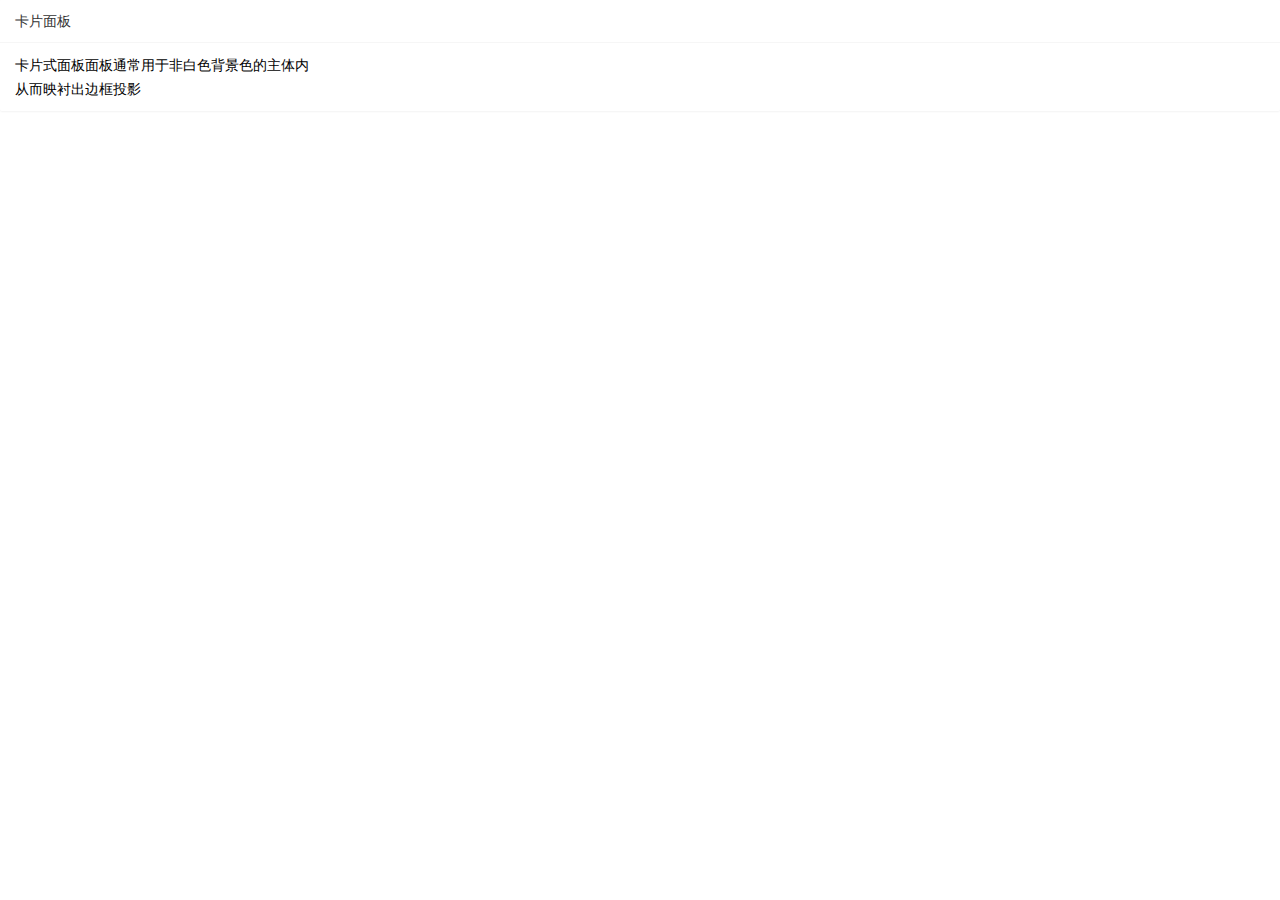
<file: jiben.html>
<!DOCTYPE html>
<html lang="en">

<head>
    <meta charset="UTF-8">
    <meta name="viewport" content="width=device-width, initial-scale=1.0">
    <title>Document</title>
    <link rel="stylesheet" href="/assets/lib/layui/css/layui.css">
</head>

<body>
    <div class="layui-card">
        <div class="layui-card-header">卡片面板</div>
        <div class="layui-card-body">
            卡片式面板面板通常用于非白色背景色的主体内<br> 从而映衬出边框投影
        </div>
    </div>
</body>
<script src="/assets/lib/jquery.js"></script>
<script src="/assets/lib/layui/layui.all.js"></script>

</html>
</file>
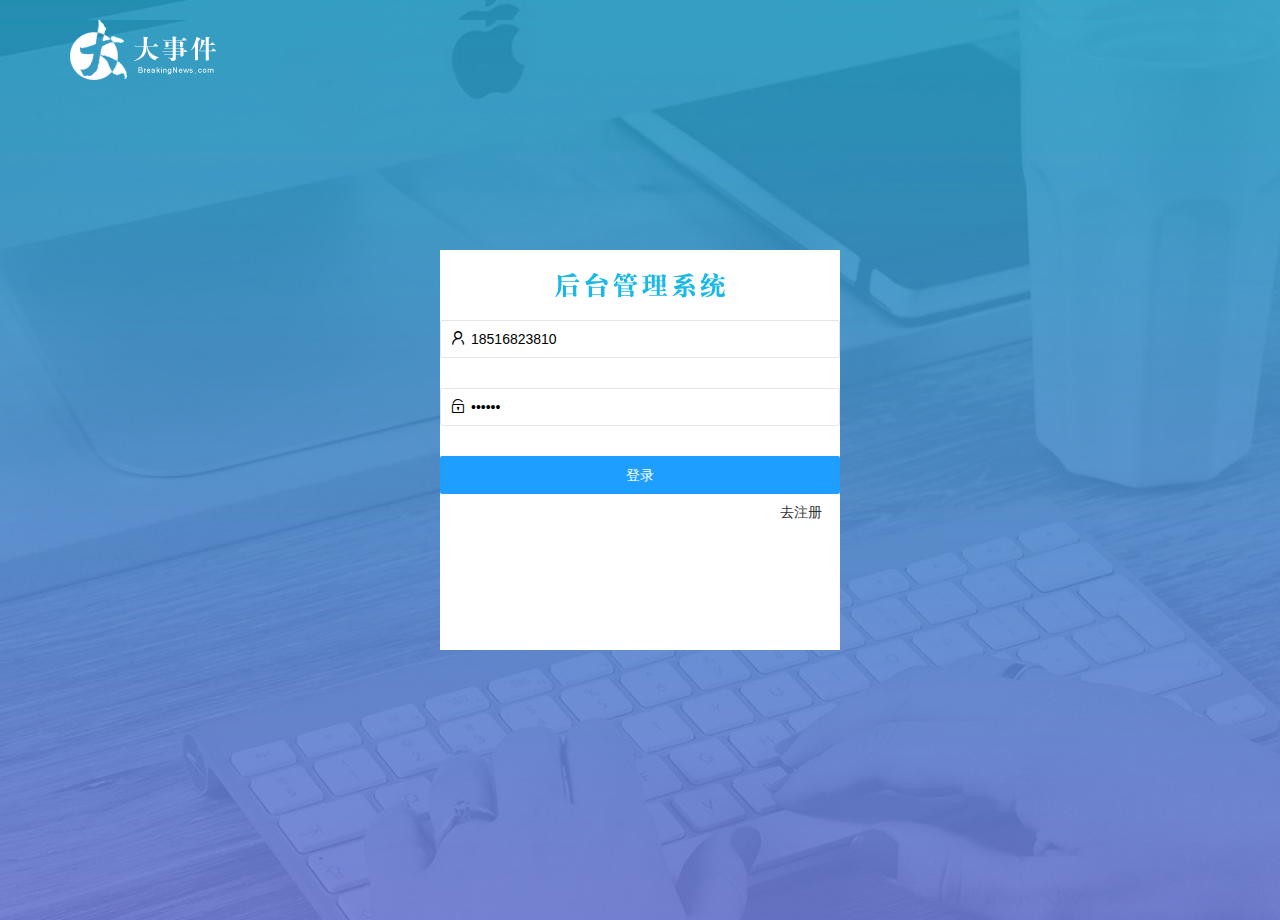
<file: login.html>
<!DOCTYPE html>
<html lang="en">

<head>
    <meta charset="UTF-8">
    <meta name="viewport" content="width=device-width, initial-scale=1.0">
    <title>Document</title>
    <link rel="stylesheet" href="/assets/css/login.css">
    <link rel="stylesheet" href="/assets/lib/layui/css/layui.css">
</head>

<body>
    <!-- 版心 -->
    <div class="layui-main">

        <!-- log -->
        <div class="log">
            <img src="/assets/images/logo.png" alt="">
        </div>

        <!-- 页面大盒子 -->






    </div>
    <div class="zuida">
        <!-- 登录背景图 -->
        <div class="box_log1">
        </div>
        <!-- 登录页面 -->
        <div class="box_left box1">
            <form class="layui- form" id="denglu">

                <div class="layui-btn-fluid ">
                    <i class="layui-icon layui-icon-username text"></i>
                    <input type="text" name="username" required lay-verify="required" placeholder="请输入账号" autocomplete="off" class="layui-input ">
                </div>
                <div class="layui-btn-fluid ">
                    <i class="layui-icon layui-icon-password  text"></i>
                    <input type="password" name="password" required lay-verify="required|pwd" placeholder="请输入密码" autocomplete="off" class="layui-input cvv">
                </div>
                <div class="layui-btn-fluid ">
                    <button class="layui-btn-fluid layui-btn layui-btn-normal" lay-submit lay-filter="formDemo">登录</button>
                </div>
            </form>
            <a href="javasrcipt:;" class="dl dll">
                去注册
            </a>
        </div>

        <!-- 注册页面 -->
        <div class="box_reth box2">
            <form class="layui-form" id="zhuche">

                <div class="layui-btn-fluid ">
                    <i class="layui-icon layui-icon-username text"></i>
                    <input type="text" name="usher" required lay-verify="required" placeholder="请输入账号" autocomplete="off" class="layui-input ">
                </div>
                <div class="layui-btn-fluid ">
                    <i class="layui-icon layui-icon-password  text"></i>
                    <input type="password" name="password" id="mima1" required lay-verify="required|pwd" placeholder="请输入密码" autocomplete="off" class="layui-input cvv">
                </div>
                <div class="layui-btn-fluid ">
                    <i class="layui-icon layui-icon-password  text"></i>
                    <input type="password" name="password2" id="mima2" required lay-verify="required|pwd|rewd" placeholder="请再次输入密码" autocomplete="off" class="layui-input cvv">
                </div>
                <div class="layui-btn-fluid ">
                    <button class="layui-btn-fluid layui-btn layui-btn-normal" lay-submit lay-filter="formDemo">立即注册</button>
                </div>
                <a href="javasrcipt:;" class="dl lld">
                    去登录
                </a>
            </form>

        </div>
    </div>


    </div>



</body>
<script src="/assets/lib/echarts.min.js"></script>
<script src="/assets/lib/jquery.js"></script>
<script src="/assets/js/apl.js"></script>
<script src="/assets/lib/layui/layui.all.js"></script>
<script src="/assets/js/login.js"></script>


</html>
</file>
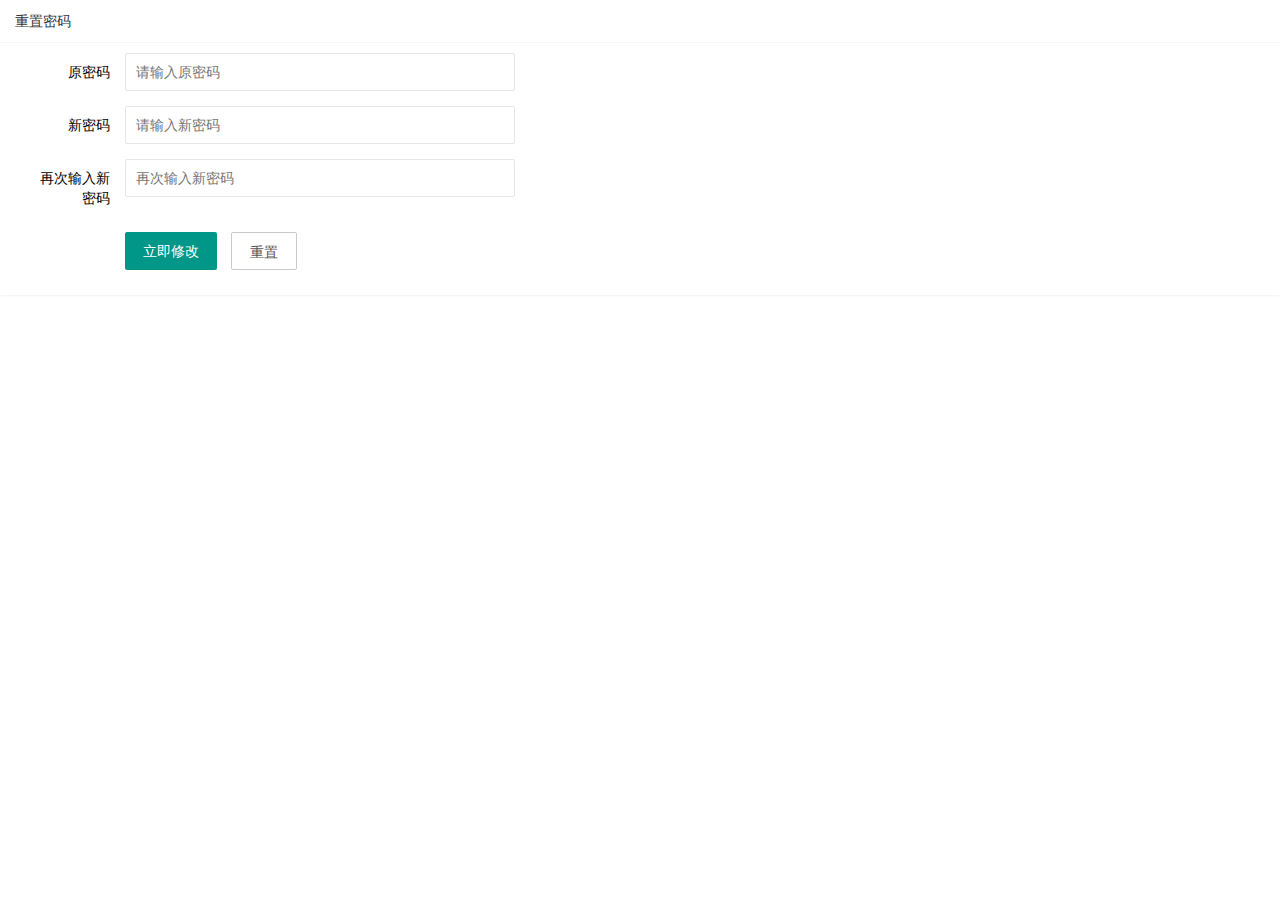
<file: mima.html>
<!DOCTYPE html>
<html lang="en">

<head>
    <meta charset="UTF-8">
    <meta name="viewport" content="width=device-width, initial-scale=1.0">
    <title>Document</title>
    <link rel="stylesheet" href="/assets/lib/layui/css/layui.css">
    <link rel="stylesheet" href="/assets/css/mima.css">
</head>

<body>
    <div class="layui-card">
        <div class="layui-card-header">重置密码</div>
        <div class="layui-card-body">
            <form class="layui-form" id="mima">
                <div class="layui-form-item">
                    <label class="layui-form-label">原密码</label>
                    <div class="layui-input-block">
                        <input type="password" name="title" required lay-verify="required|pass" placeholder="请输入原密码" autocomplete="off" class="layui-input">
                    </div>
                </div>
                <div class="layui-form-item">
                    <label class="layui-form-label">新密码</label>
                    <div class="layui-input-block">
                        <input type="password" name="title" required lay-verify="required|pass" placeholder="请输入新密码" autocomplete="off" class="layui-input">
                    </div>
                </div>
                <div class="layui-form-item">
                    <label class="layui-form-label">再次输入新密码</label>
                    <div class="layui-input-block">
                        <input type="password" name="title" required lay-verify="required|pass" placeholder="再次输入新密码" autocomplete="off" class="layui-input">
                    </div>
                </div>
                <div class="layui-form-item">
                    <div class="layui-input-block">
                        <button class="layui-btn" lay-submit lay-filter="formDemo">立即修改</button>
                        <button type="reset" class="layui-btn layui-btn-primary">重置</button>
                    </div>
                </div>
            </form>
        </div>
    </div>


</body>
<script src="/assets/lib/jquery.js"></script>
<script src="/assets/lib/layui/layui.all.js"></script>
<script src="./assets/js/apl.js"></script>
<script src="/assets/js/mima.js"></script>

</html>
</file>
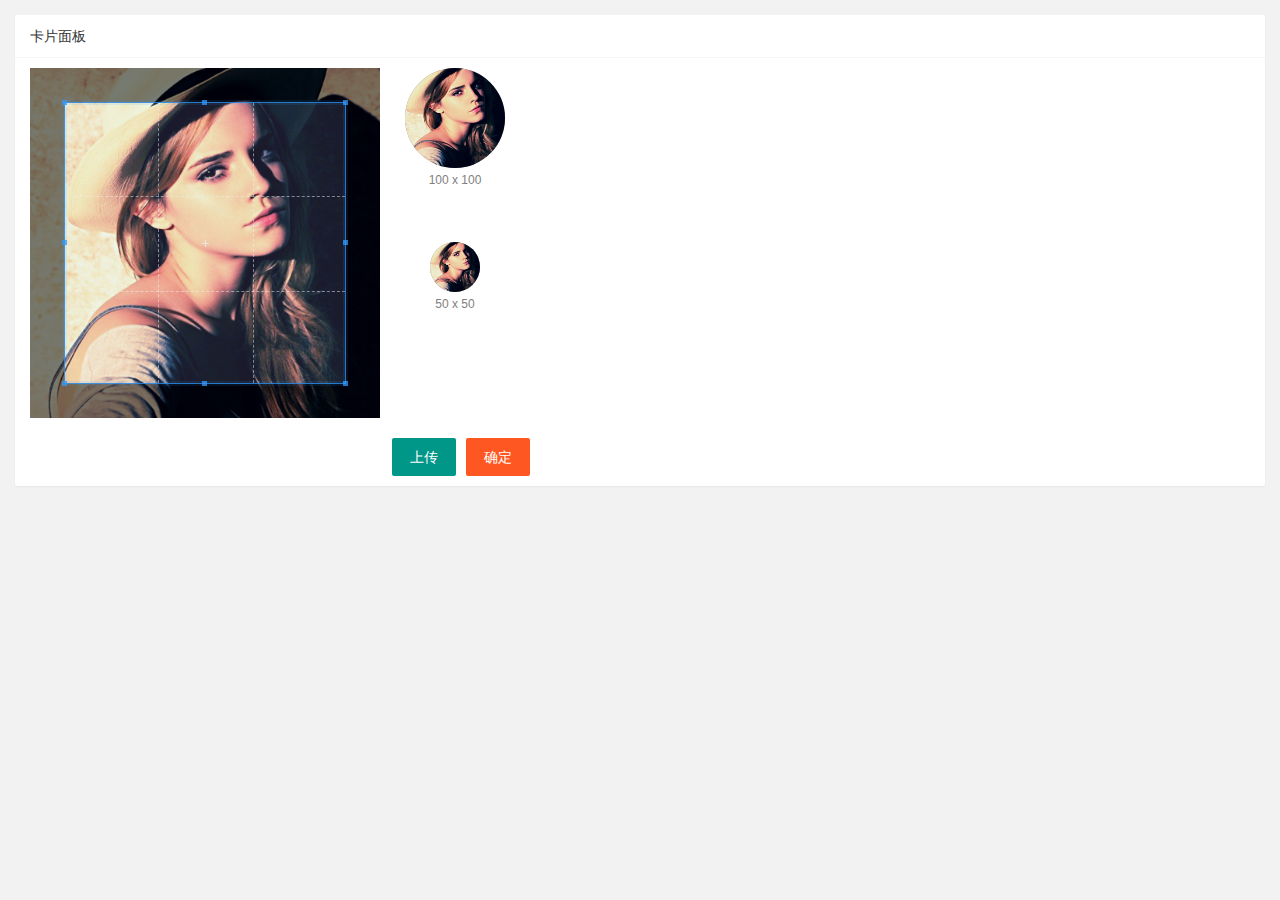
<file: touxiang.html>
<!DOCTYPE html>
<html lang="en">

<head>
    <meta charset="UTF-8">
    <meta name="viewport" content="width=device-width, initial-scale=1.0">
    <title>Document</title>
    <link rel="stylesheet" href="/assets/lib/layui/css/layui.css">
    <link rel="stylesheet" href="/assets/lib/cropper/cropper.css" />
    <link rel="stylesheet" href="/assets/css/touxiang.css">
</head>

<body>
    <div class="layui-card">
        <div class="layui-card-header">卡片面板</div>
        <div class="layui-card-body">
            <div class="row1">
                <!-- 图片裁剪区域 -->
                <div class="cropper-box">
                    <!-- 这个 img 标签很重要，将来会把它初始化为裁剪区域 -->
                    <img id="image" src="/assets/images/sample.jpg" />
                </div>
                <!-- 图片的预览区域 -->
                <div class="preview-box">
                    <div>
                        <!-- 宽高为 100px 的预览区域 -->
                        <div class="img-preview w100"></div>
                        <p class="size">100 x 100</p>
                    </div>
                    <div>
                        <!-- 宽高为 50px 的预览区域 -->
                        <div class="img-preview w50"></div>
                        <p class="size">50 x 50</p>
                    </div>
                </div>
            </div>

            <!-- 第二行的按钮区域 -->
            <div class="row2">
                <button type="button" id="sc" class="layui-btn">上传</button>

                <button type="button" class="layui-btn layui-btn-danger" id="box_btn">确定</button>
                <input type="file" style="display: none;" id="schuang">
            </div>
        </div>
    </div>

</body>

<script src="/assets/lib/layui/layui.all.js"></script>
<script src="/assets/lib/jquery.js"></script>
<script src="/assets/js/apl.js"></script>
<script src="/assets/lib/cropper/Cropper.js"></script>
<script src="/assets/lib/cropper/jquery-cropper.js"></script>

<script src="/assets/js/touxiang.js"></script>

</html>
</file>
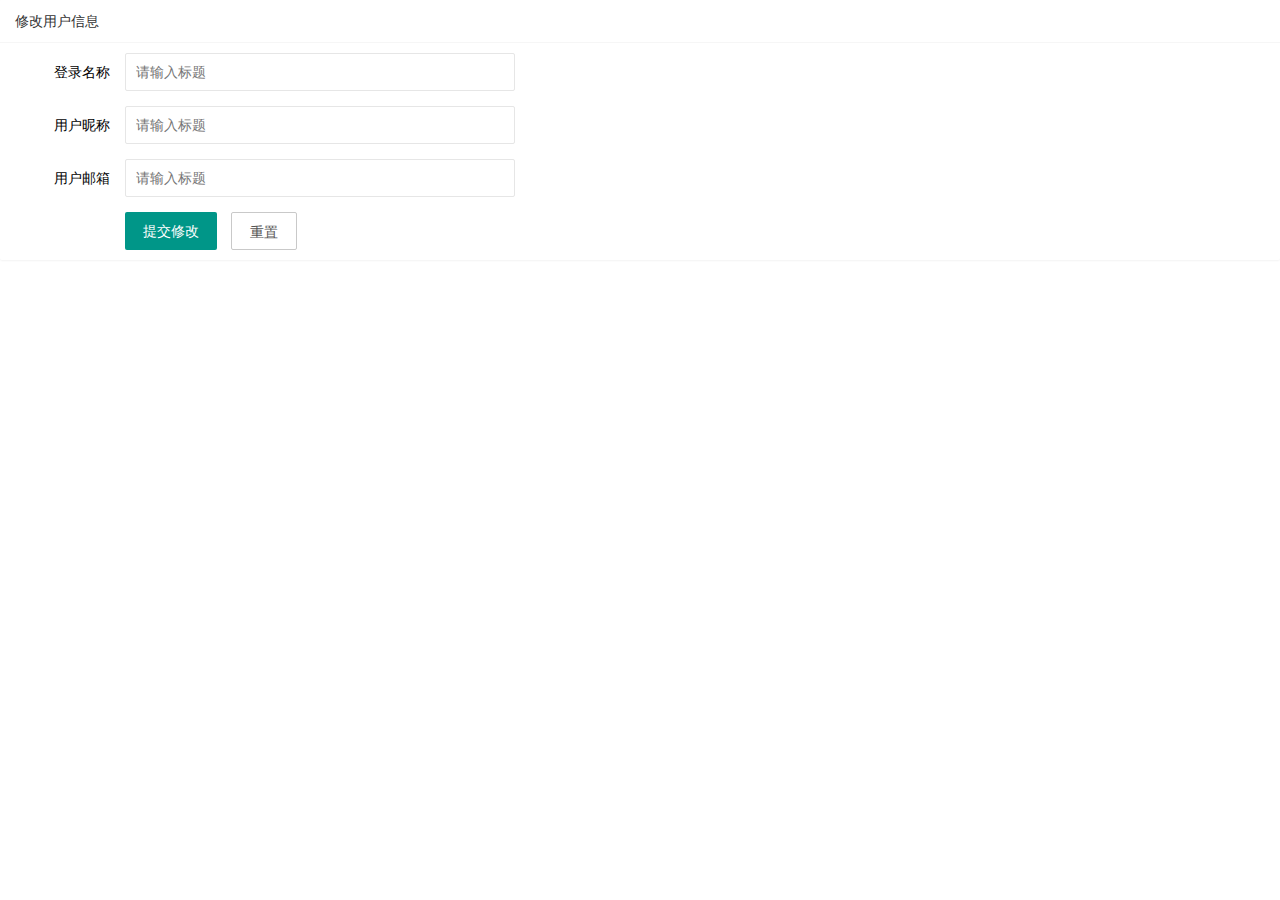
<file: user.html>
<!DOCTYPE html>
<html lang="en">

<head>
    <meta charset="UTF-8">
    <meta name="viewport" content="width=device-width, initial-scale=1.0">
    <title>Document</title>
    <link rel="stylesheet" href="/assets/lib/layui/css/layui.css">
    <link rel="stylesheet" href="/assets/css/user.css">
</head>

<body>
    <div class="layui-card">
        <div class="layui-card-header">修改用户信息</div>
        <div class="layui-card-body">

            <form class="layui-form" lay-filter="formuser">
                <input type="hidden" name="id">
                <div class="layui-form-item">
                    <label class="layui-form-label">登录名称</label>
                    <div class="layui-input-block">
                        <input type="text" name="username" required lay-verify="required" placeholder="请输入标题" autocomplete="off" class="layui-input">
                    </div>
                </div>
                <div class="layui-form-item">
                    <label class="layui-form-label">用户昵称</label>
                    <div class="layui-input-block">
                        <input type="text" name="nickname" required lay-verify="required|nickname" placeholder="请输入标题" autocomplete="off" class="layui-input">
                    </div>

                </div>
                <div class="layui-form-item">
                    <label class="layui-form-label">用户邮箱</label>
                    <div class="layui-input-block">
                        <input type="text" name="email" required lay-verify="required|email" placeholder="请输入标题" autocomplete="off" class="layui-input">
                    </div>
                </div>


                <div class="layui-input-block">
                    <button class="layui-btn" lay-submit lay-filter="formDemo">提交修改</button>
                    <button type="reset" class="layui-btn layui-btn-primary" id="butt_czhi">重置</button>
                </div>
            </form>
        </div>
    </div>
</body>

<script src="/assets/lib/jquery.js"></script>
<script src="./assets/js/apl.js"></script>
<script src="/assets/lib/layui/layui.all.js"></script>
<script src="/assets/js/user.js"></script>

</html>
</file>
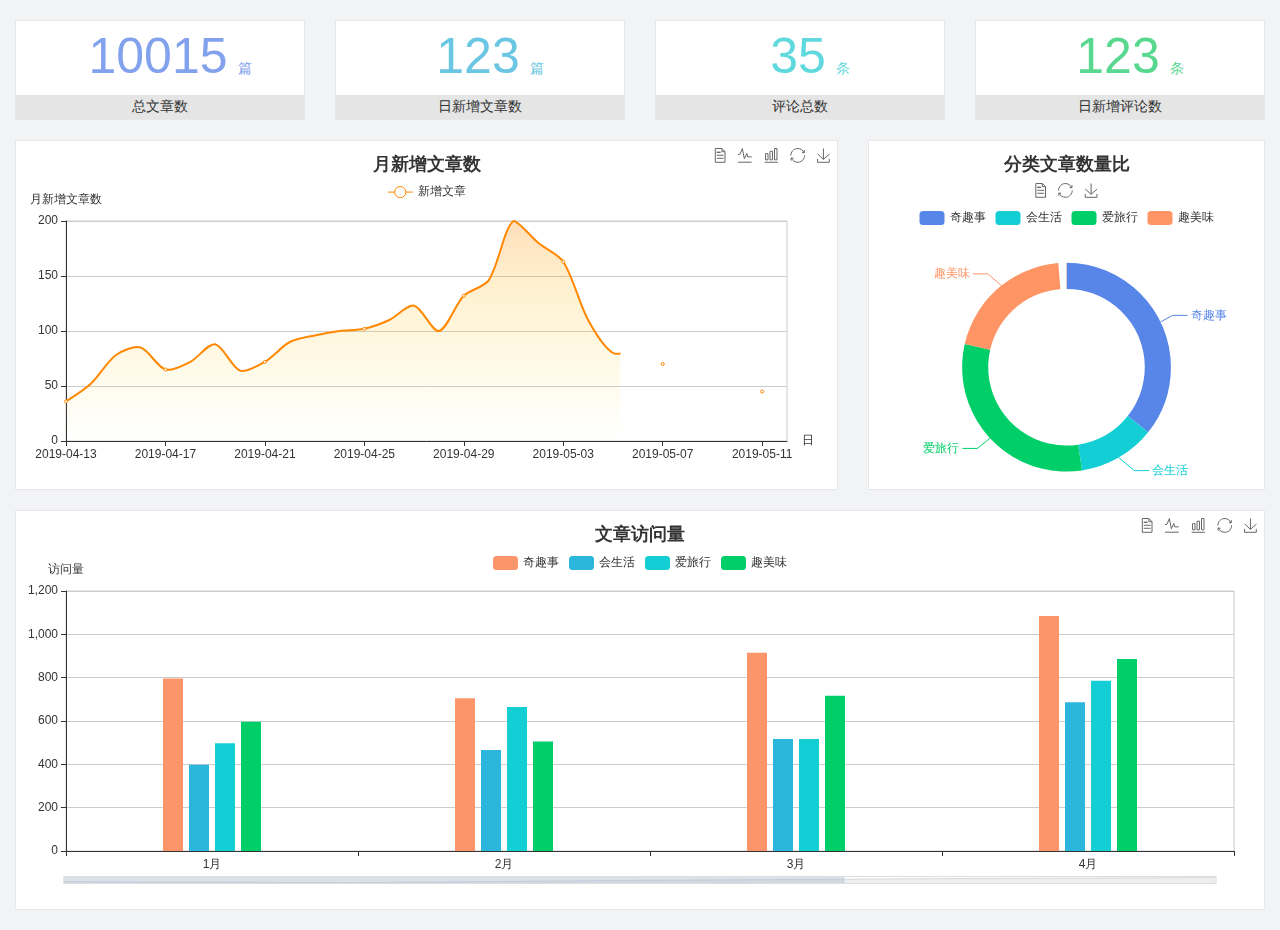
<file: home/dashboard.html>
<!DOCTYPE html>
<html lang="en">

<head>
  <meta charset="UTF-8">
  <meta name="viewport" content="width=device-width, initial-scale=1.0">
  <meta http-equiv="X-UA-Compatible" content="ie=edge">
  <title>图表统计</title>
  <link rel="stylesheet" href="../../assets/lib/bootstrap.css" />
  <link rel="stylesheet" href="../../assets/lib/main.css" />
  <script src="../../assets/lib/jquery.js"></script>
  <script type="text/javascript" src="../../assets/lib/echarts.min.js"></script>
</head>

<body>
  <div class="container-fluid">
    <div class="row spannel_list">
      <div class="col-sm-3 col-xs-6">
        <div class="spannel">
          <em>10015</em><span>篇</span>
          <b>总文章数</b>
        </div>
      </div>
      <div class="col-sm-3 col-xs-6">
        <div class="spannel scolor01">
          <em>123</em><span>篇</span>
          <b>日新增文章数</b>
        </div>
      </div>
      <div class="col-sm-3 col-xs-6">
        <div class="spannel scolor02">
          <em>35</em><span>条</span>
          <b>评论总数</b>
        </div>
      </div>
      <div class="col-sm-3 col-xs-6">
        <div class="spannel scolor03">
          <em>123</em><span>条</span>
          <b>日新增评论数</b>
        </div>
      </div>
    </div>
  </div>

  <div class="container-fluid">
    <div class="row curve-pie">
      <div class="col-lg-8 col-md-8">
        <div class="gragh_pannel" id="curve_show"></div>
      </div>
      <div class="col-lg-4 col-md-4">
        <div class="gragh_pannel" id="pie_show"></div>
      </div>
    </div>
  </div>

  <div class="container-fluid">
    <div class="column_pannel" id="column_show"></div>
  </div>

  <script>
    var oChart = echarts.init(document.getElementById('curve_show'));
    var aList_all = [
      { 'count': 36, 'date': '2019-04-13' },
      { 'count': 52, 'date': '2019-04-14' },
      { 'count': 78, 'date': '2019-04-15' },
      { 'count': 85, 'date': '2019-04-16' },
      { 'count': 65, 'date': '2019-04-17' },
      { 'count': 72, 'date': '2019-04-18' },
      { 'count': 88, 'date': '2019-04-19' },
      { 'count': 64, 'date': '2019-04-20' },
      { 'count': 72, 'date': '2019-04-21' },
      { 'count': 90, 'date': '2019-04-22' },
      { 'count': 96, 'date': '2019-04-23' },
      { 'count': 100, 'date': '2019-04-24' },
      { 'count': 102, 'date': '2019-04-25' },
      { 'count': 110, 'date': '2019-04-26' },
      { 'count': 123, 'date': '2019-04-27' },
      { 'count': 100, 'date': '2019-04-28' },
      { 'count': 132, 'date': '2019-04-29' },
      { 'count': 146, 'date': '2019-04-30' },
      { 'count': 200, 'date': '2019-05-01' },
      { 'count': 180, 'date': '2019-05-02' },
      { 'count': 163, 'date': '2019-05-03' },
      { 'count': 110, 'date': '2019-05-04' },
      { 'count': 80, 'date': '2019-05-05' },
      { 'count': 82, 'date': '2019-05-06' },
      { 'count': 70, 'date': '2019-05-07' },
      { 'count': 65, 'date': '2019-05-08' },
      { 'count': 54, 'date': '2019-05-09' },
      { 'count': 40, 'date': '2019-05-10' },
      { 'count': 45, 'date': '2019-05-11' },
      { 'count': 38, 'date': '2019-05-12' },
    ];

    let aCount = [];
    let aDate = [];

    for (var i = 0; i < aList_all.length; i++) {
      aCount.push(aList_all[i].count);
      aDate.push(aList_all[i].date);
    }

    var chartopt = {
      title: {
        text: '月新增文章数',
        left: 'center',
        top: '10'
      },
      tooltip: {
        trigger: 'axis'
      },
      legend: {
        data: ['新增文章'],
        top: '40'
      },
      toolbox: {
        show: true,
        feature: {
          mark: { show: true },
          dataView: { show: true, readOnly: false },
          magicType: { show: true, type: ['line', 'bar'] },
          restore: { show: true },
          saveAsImage: { show: true }
        }
      },
      calculable: true,
      xAxis: [
        {
          name: '日',
          type: 'category',
          boundaryGap: false,
          data: aDate
        }
      ],
      yAxis: [
        {
          name: '月新增文章数',
          type: 'value'
        }
      ],
      series: [
        {
          name: '新增文章',
          type: 'line',
          smooth: true,
          itemStyle: { normal: { areaStyle: { type: 'default' }, color: '#f80' }, lineStyle: { color: '#f80' } },
          data: aCount
        }],
      areaStyle: {
        normal: {
          color: new echarts.graphic.LinearGradient(0, 0, 0, 1, [{
            offset: 0,
            color: 'rgba(255,136,0,0.39)'
          }, {
            offset: .34,
            color: 'rgba(255,180,0,0.25)'
          }, {
            offset: 1,
            color: 'rgba(255,222,0,0.00)'
          }])

        }
      },
      grid: {
        show: true,
        x: 50,
        x2: 50,
        y: 80,
        height: 220
      }
    };

    oChart.setOption(chartopt);


    var oPie = echarts.init(document.getElementById('pie_show'));
    var oPieopt =
    {
      title: {
        top: 10,
        text: '分类文章数量比',
        x: 'center'
      },
      tooltip: {
        trigger: 'item',
        formatter: "{a} <br/>{b} : {c} ({d}%)"
      },
      color: ['#5885e8', '#13cfd5', '#00ce68', '#ff9565'],
      legend: {
        x: 'center',
        top: 65,
        data: ['奇趣事', '会生活', '爱旅行', '趣美味']
      },
      toolbox: {
        show: true,
        x: 'center',
        top: 35,
        feature: {
          mark: { show: true },
          dataView: { show: true, readOnly: false },
          magicType: {
            show: true,
            type: ['pie', 'funnel'],
            option: {
              funnel: {
                x: '25%',
                width: '50%',
                funnelAlign: 'left',
                max: 1548
              }
            }
          },
          restore: { show: true },
          saveAsImage: { show: true }
        }
      },
      calculable: true,
      series: [
        {
          name: '访问来源',
          type: 'pie',
          radius: ['45%', '60%'],
          center: ['50%', '65%'],
          data: [
            { value: 300, name: '奇趣事' },
            { value: 100, name: '会生活' },
            { value: 260, name: '爱旅行' },
            { value: 180, name: '趣美味' }
          ]
        }
      ]
    };
    oPie.setOption(oPieopt);



    var oColumn = this.echarts.init(document.getElementById('column_show'));
    var oColumnopt =
    {
      title: {
        text: '文章访问量',
        left: 'center',
        top: '10'
      },
      tooltip: {
        trigger: 'axis'
      },
      legend: {
        data: ['奇趣事', '会生活', '爱旅行', '趣美味'],
        top: '40'
      },
      toolbox: {
        show: true,
        feature: {
          mark: { show: true },
          dataView: { show: true, readOnly: false },
          magicType: { show: true, type: ['line', 'bar'] },
          restore: { show: true },
          saveAsImage: { show: true }
        }
      },
      calculable: true,
      xAxis: [
        {
          type: 'category',
          data: ['1月', '2月', '3月', '4月', '5月']
        }
      ],
      yAxis: [
        {
          name: '访问量',
          type: 'value'
        }
      ],
      series: [
        {
          name: '奇趣事',
          type: 'bar',
          barWidth: 20,
          itemStyle: {
            normal: { areaStyle: { type: 'default' }, color: '#fd956a' }
          },
          data: [800, 708, 920, 1090, 1200]
        },
        {
          name: '会生活',
          type: 'bar',
          barWidth: 20,
          itemStyle: {
            normal: { areaStyle: { type: 'default' }, color: '#2bb6db' }
          },
          data: [400, 468, 520, 690, 800]
        },
        {
          name: '爱旅行',
          type: 'bar',
          barWidth: 20,
          itemStyle: {
            normal: { areaStyle: { type: 'default' }, color: '#13cfd5' }
          },
          data: [500, 668, 520, 790, 900]
        },
        {
          name: '趣美味',
          type: 'bar',
          barWidth: 20,
          itemStyle: {
            normal: { areaStyle: { type: 'default' }, color: '#00ce68' }
          },
          data: [600, 508, 720, 890, 1000]
        }
      ],
      grid: {
        show: true,
        x: 50,
        x2: 30,
        y: 80,
        height: 260
      },
      dataZoom: [//给x轴设置滚动条
        {
          start: 0,//默认为0
          end: 100 - 1000 / 31,//默认为100
          type: 'slider',
          show: true,
          xAxisIndex: [0],
          handleSize: 0,//滑动条的 左右2个滑动条的大小
          height: 8,//组件高度
          left: 45, //左边的距离
          right: 50,//右边的距离
          bottom: 26,//右边的距离
          handleColor: '#ddd',//h滑动图标的颜色
          handleStyle: {
            borderColor: "#cacaca",
            borderWidth: "1",
            shadowBlur: 2,
            background: "#ddd",
            shadowColor: "#ddd",
          }
        }]
    };
    oColumn.setOption(oColumnopt);
  </script>
</body>

</html>
</file>
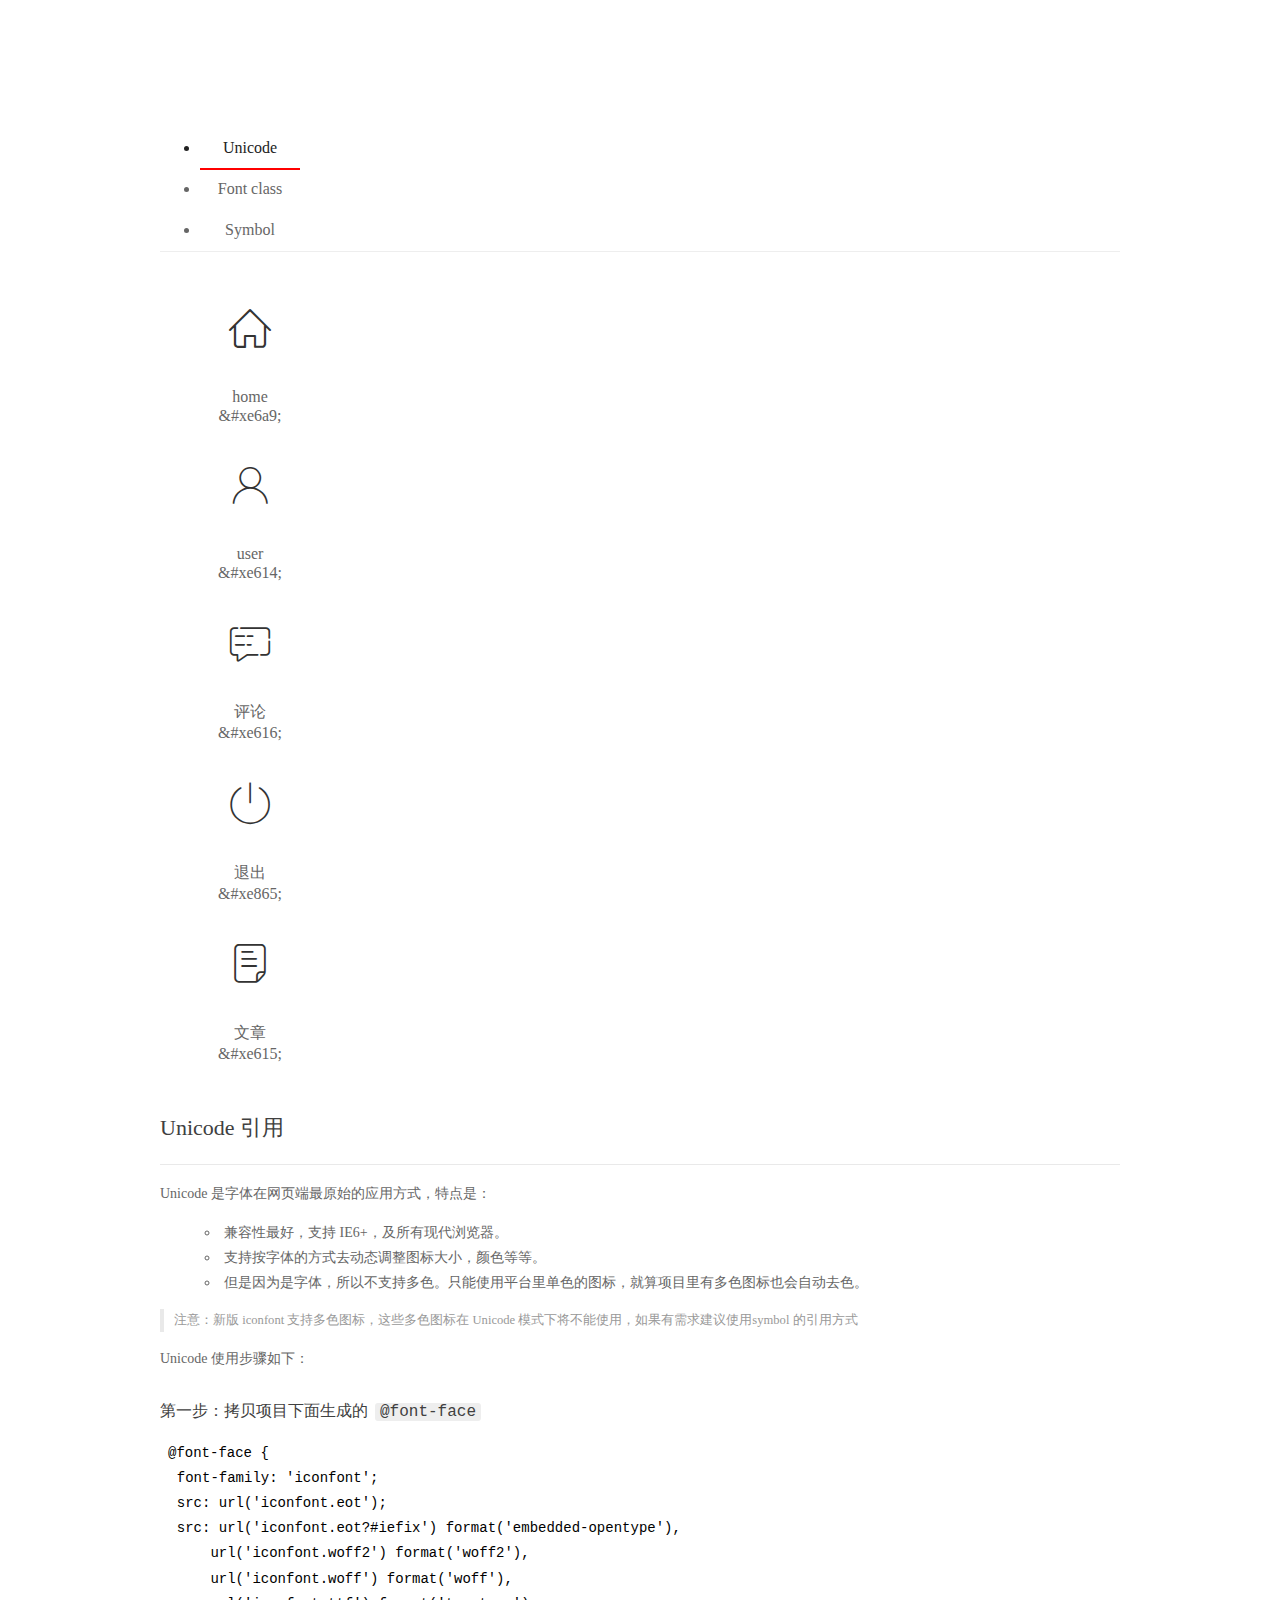
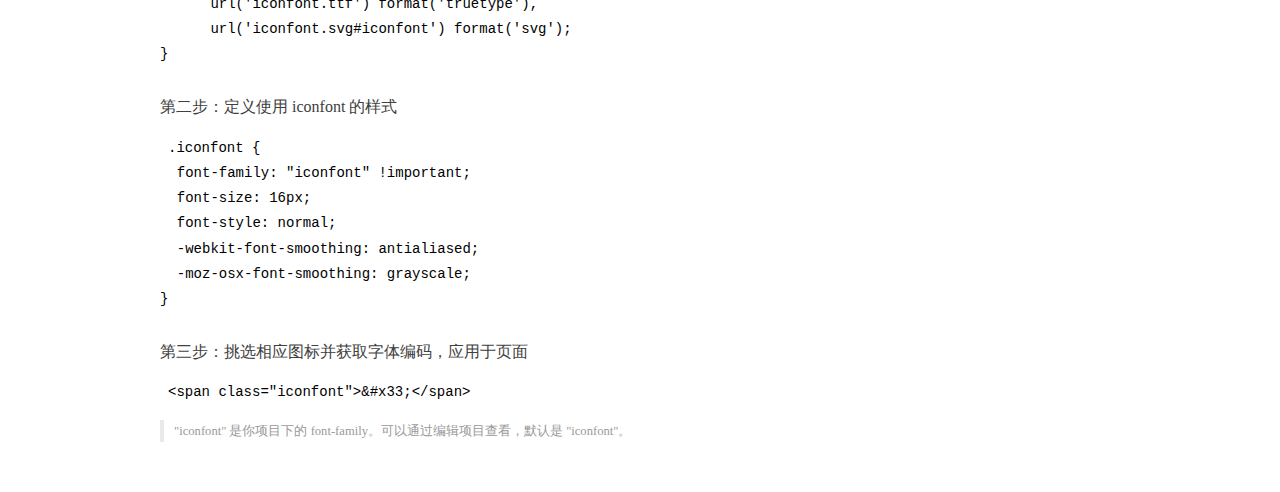
<file: assets/fonts/demo_index.html>
<!DOCTYPE html>
<html>

<head>
    <meta charset="utf-8" />
    <title>IconFont Demo</title>
    <link rel="shortcut icon" href="https://gtms04.alicdn.com/tps/i4/TB1_oz6GVXXXXaFXpXXJDFnIXXX-64-64.ico" type="image/x-icon" />
    <link rel="stylesheet" href="https://g.alicdn.com/thx/cube/1.3.2/cube.min.css">
    <link rel="stylesheet" href="demo.css">
    <link rel="stylesheet" href="iconfont.css">
    <script src="iconfont.js"></script>
    <!-- jQuery -->
    <script src="https://a1.alicdn.com/oss/uploads/2018/12/26/7bfddb60-08e8-11e9-9b04-53e73bb6408b.js"></script>
    <!-- 代码高亮 -->
    <script src="https://a1.alicdn.com/oss/uploads/2018/12/26/a3f714d0-08e6-11e9-8a15-ebf944d7534c.js"></script>
</head>

<body>
    <div class="main">
        <h1 class="logo"><a href="https://www.iconfont.cn/" title="iconfont 首页" target="_blank">&#xe86b;</a></h1>
        <div class="nav-tabs">
            <ul id="tabs" class="dib-box">
                <li class="dib active"><span>Unicode</span></li>
                <li class="dib"><span>Font class</span></li>
                <li class="dib"><span>Symbol</span></li>
            </ul>

        </div>
        <div class="tab-container">
            <div class="content unicode" style="display: block;">
                <ul class="icon_lists dib-box">

                    <li class="dib">
                        <span class="icon iconfont">&#xe6a9;</span>
                        <div class="name">home</div>
                        <div class="code-name">&amp;#xe6a9;</div>
                    </li>

                    <li class="dib">
                        <span class="icon iconfont">&#xe614;</span>
                        <div class="name">user</div>
                        <div class="code-name">&amp;#xe614;</div>
                    </li>

                    <li class="dib">
                        <span class="icon iconfont">&#xe616;</span>
                        <div class="name">评论</div>
                        <div class="code-name">&amp;#xe616;</div>
                    </li>

                    <li class="dib">
                        <span class="icon iconfont">&#xe865;</span>
                        <div class="name">退出</div>
                        <div class="code-name">&amp;#xe865;</div>
                    </li>

                    <li class="dib">
                        <span class="icon iconfont">&#xe615;</span>
                        <div class="name">文章</div>
                        <div class="code-name">&amp;#xe615;</div>
                    </li>

                </ul>
                <div class="article markdown">
                    <h2 id="unicode-">Unicode 引用</h2>
                    <hr>

                    <p>Unicode 是字体在网页端最原始的应用方式，特点是：</p>
                    <ul>
                        <li>兼容性最好，支持 IE6+，及所有现代浏览器。</li>
                        <li>支持按字体的方式去动态调整图标大小，颜色等等。</li>
                        <li>但是因为是字体，所以不支持多色。只能使用平台里单色的图标，就算项目里有多色图标也会自动去色。</li>
                    </ul>
                    <blockquote>
                        <p>注意：新版 iconfont 支持多色图标，这些多色图标在 Unicode 模式下将不能使用，如果有需求建议使用symbol 的引用方式</p>
                    </blockquote>
                    <p>Unicode 使用步骤如下：</p>
                    <h3 id="-font-face">第一步：拷贝项目下面生成的 <code>@font-face</code></h3>
                    <pre><code class="language-css"
>@font-face {
  font-family: 'iconfont';
  src: url('iconfont.eot');
  src: url('iconfont.eot?#iefix') format('embedded-opentype'),
      url('iconfont.woff2') format('woff2'),
      url('iconfont.woff') format('woff'),
      url('iconfont.ttf') format('truetype'),
      url('iconfont.svg#iconfont') format('svg');
}
</code></pre>
                    <h3 id="-iconfont-">第二步：定义使用 iconfont 的样式</h3>
                    <pre><code class="language-css"
>.iconfont {
  font-family: "iconfont" !important;
  font-size: 16px;
  font-style: normal;
  -webkit-font-smoothing: antialiased;
  -moz-osx-font-smoothing: grayscale;
}
</code></pre>
                    <h3 id="-">第三步：挑选相应图标并获取字体编码，应用于页面</h3>
                    <pre>
<code class="language-html"
>&lt;span class="iconfont"&gt;&amp;#x33;&lt;/span&gt;
</code></pre>
                    <blockquote>
                        <p>"iconfont" 是你项目下的 font-family。可以通过编辑项目查看，默认是 "iconfont"。</p>
                    </blockquote>
                </div>
            </div>
            <div class="content font-class">
                <ul class="icon_lists dib-box">

                    <li class="dib">
                        <span class="icon iconfont icon-home"></span>
                        <div class="name">
                            home
                        </div>
                        <div class="code-name">.icon-home
                        </div>
                    </li>

                    <li class="dib">
                        <span class="icon iconfont icon-user"></span>
                        <div class="name">
                            user
                        </div>
                        <div class="code-name">.icon-user
                        </div>
                    </li>

                    <li class="dib">
                        <span class="icon iconfont icon-pinglun"></span>
                        <div class="name">
                            评论
                        </div>
                        <div class="code-name">.icon-pinglun
                        </div>
                    </li>

                    <li class="dib">
                        <span class="icon iconfont icon-tuichu"></span>
                        <div class="name">
                            退出
                        </div>
                        <div class="code-name">.icon-tuichu
                        </div>
                    </li>

                    <li class="dib">
                        <span class="icon iconfont icon-16"></span>
                        <div class="name">
                            文章
                        </div>
                        <div class="code-name">.icon-16
                        </div>
                    </li>

                </ul>
                <div class="article markdown">
                    <h2 id="font-class-">font-class 引用</h2>
                    <hr>

                    <p>font-class 是 Unicode 使用方式的一种变种，主要是解决 Unicode 书写不直观，语意不明确的问题。</p>
                    <p>与 Unicode 使用方式相比，具有如下特点：</p>
                    <ul>
                        <li>兼容性良好，支持 IE8+，及所有现代浏览器。</li>
                        <li>相比于 Unicode 语意明确，书写更直观。可以很容易分辨这个 icon 是什么。</li>
                        <li>因为使用 class 来定义图标，所以当要替换图标时，只需要修改 class 里面的 Unicode 引用。</li>
                        <li>不过因为本质上还是使用的字体，所以多色图标还是不支持的。</li>
                    </ul>
                    <p>使用步骤如下：</p>
                    <h3 id="-fontclass-">第一步：引入项目下面生成的 fontclass 代码：</h3>
                    <pre><code class="language-html">&lt;link rel="stylesheet" href="./iconfont.css"&gt;
</code></pre>
                    <h3 id="-">第二步：挑选相应图标并获取类名，应用于页面：</h3>
                    <pre><code class="language-html">&lt;span class="iconfont icon-xxx"&gt;&lt;/span&gt;
</code></pre>
                    <blockquote>
                        <p>" iconfont" 是你项目下的 font-family。可以通过编辑项目查看，默认是 "iconfont"。</p>
                    </blockquote>
                </div>
            </div>
            <div class="content symbol">
                <ul class="icon_lists dib-box">

                    <li class="dib">
                        <svg class="icon svg-icon" aria-hidden="true">
                  <use xlink:href="#icon-home"></use>
                </svg>
                        <div class="name">home</div>
                        <div class="code-name">#icon-home</div>
                    </li>

                    <li class="dib">
                        <svg class="icon svg-icon" aria-hidden="true">
                  <use xlink:href="#icon-user"></use>
                </svg>
                        <div class="name">user</div>
                        <div class="code-name">#icon-user</div>
                    </li>

                    <li class="dib">
                        <svg class="icon svg-icon" aria-hidden="true">
                  <use xlink:href="#icon-pinglun"></use>
                </svg>
                        <div class="name">评论</div>
                        <div class="code-name">#icon-pinglun</div>
                    </li>

                    <li class="dib">
                        <svg class="icon svg-icon" aria-hidden="true">
                  <use xlink:href="#icon-tuichu"></use>
                </svg>
                        <div class="name">退出</div>
                        <div class="code-name">#icon-tuichu</div>
                    </li>

                    <li class="dib">
                        <svg class="icon svg-icon" aria-hidden="true">
                  <use xlink:href="#icon-16"></use>
                </svg>
                        <div class="name">文章</div>
                        <div class="code-name">#icon-16</div>
                    </li>

                </ul>
                <div class="article markdown">
                    <h2 id="symbol-">Symbol 引用</h2>
                    <hr>

                    <p>这是一种全新的使用方式，应该说这才是未来的主流，也是平台目前推荐的用法。相关介绍可以参考这篇<a href="">文章</a> 这种用法其实是做了一个 SVG 的集合，与另外两种相比具有如下特点：</p>
                    <ul>
                        <li>支持多色图标了，不再受单色限制。</li>
                        <li>通过一些技巧，支持像字体那样，通过 <code>font-size</code>, <code>color</code> 来调整样式。</li>
                        <li>兼容性较差，支持 IE9+，及现代浏览器。</li>
                        <li>浏览器渲染 SVG 的性能一般，还不如 png。</li>
                    </ul>
                    <p>使用步骤如下：</p>
                    <h3 id="-symbol-">第一步：引入项目下面生成的 symbol 代码：</h3>
                    <pre><code class="language-html">&lt;script src="./iconfont.js"&gt;&lt;/script&gt;
</code></pre>
                    <h3 id="-css-">第二步：加入通用 CSS 代码（引入一次就行）：</h3>
                    <pre><code class="language-html">&lt;style&gt;
.icon {
  width: 1em;
  height: 1em;
  vertical-align: -0.15em;
  fill: currentColor;
  overflow: hidden;
}
&lt;/style&gt;
</code></pre>
                    <h3 id="-">第三步：挑选相应图标并获取类名，应用于页面：</h3>
                    <pre><code class="language-html">&lt;svg class="icon" aria-hidden="true"&gt;
  &lt;use xlink:href="#icon-xxx"&gt;&lt;/use&gt;
&lt;/svg&gt;
</code></pre>
                </div>
            </div>

        </div>
    </div>
    <script>
        $(document).ready(function() {
            $('.tab-container .content:first').show()

            $('#tabs li').click(function(e) {
                var tabContent = $('.tab-container .content')
                var index = $(this).index()

                if ($(this).hasClass('active')) {
                    return
                } else {
                    $('#tabs li').removeClass('active')
                    $(this).addClass('active')

                    tabContent.hide().eq(index).fadeIn()
                }
            })
        })
    </script>
</body>

</html>
</file>
<file: assets/lib/layui/css/layui.css>
/** layui-v2.5.5 MIT License By https://www.layui.com */
 .layui-inline,img{display:inline-block;vertical-align:middle}h1,h2,h3,h4,h5,h6{font-weight:400}.layui-edge,.layui-header,.layui-inline,.layui-main{position:relative}.layui-body,.layui-edge,.layui-elip{overflow:hidden}.layui-btn,.layui-edge,.layui-inline,img{vertical-align:middle}.layui-btn,.layui-disabled,.layui-icon,.layui-unselect{-moz-user-select:none;-webkit-user-select:none;-ms-user-select:none}.layui-elip,.layui-form-checkbox span,.layui-form-pane .layui-form-label{text-overflow:ellipsis;white-space:nowrap}.layui-breadcrumb,.layui-tree-btnGroup{visibility:hidden}blockquote,body,button,dd,div,dl,dt,form,h1,h2,h3,h4,h5,h6,input,li,ol,p,pre,td,textarea,th,ul{margin:0;padding:0;-webkit-tap-highlight-color:rgba(0,0,0,0)}a:active,a:hover{outline:0}img{border:none}li{list-style:none}table{border-collapse:collapse;border-spacing:0}h4,h5,h6{font-size:100%}button,input,optgroup,option,select,textarea{font-family:inherit;font-size:inherit;font-style:inherit;font-weight:inherit;outline:0}pre{white-space:pre-wrap;white-space:-moz-pre-wrap;white-space:-pre-wrap;white-space:-o-pre-wrap;word-wrap:break-word}body{line-height:24px;font:14px Helvetica Neue,Helvetica,PingFang SC,Tahoma,Arial,sans-serif}hr{height:1px;margin:10px 0;border:0;clear:both}a{color:#333;text-decoration:none}a:hover{color:#777}a cite{font-style:normal;*cursor:pointer}.layui-border-box,.layui-border-box *{box-sizing:border-box}.layui-box,.layui-box *{box-sizing:content-box}.layui-clear{clear:both;*zoom:1}.layui-clear:after{content:'\20';clear:both;*zoom:1;display:block;height:0}.layui-inline{*display:inline;*zoom:1}.layui-edge{display:inline-block;width:0;height:0;border-width:6px;border-style:dashed;border-color:transparent}.layui-edge-top{top:-4px;border-bottom-color:#999;border-bottom-style:solid}.layui-edge-right{border-left-color:#999;border-left-style:solid}.layui-edge-bottom{top:2px;border-top-color:#999;border-top-style:solid}.layui-edge-left{border-right-color:#999;border-right-style:solid}.layui-disabled,.layui-disabled:hover{color:#d2d2d2!important;cursor:not-allowed!important}.layui-circle{border-radius:100%}.layui-show{display:block!important}.layui-hide{display:none!important}@font-face{font-family:layui-icon;src:url(../font/iconfont.eot?v=250);src:url(../font/iconfont.eot?v=250#iefix) format('embedded-opentype'),url(../font/iconfont.woff2?v=250) format('woff2'),url(../font/iconfont.woff?v=250) format('woff'),url(../font/iconfont.ttf?v=250) format('truetype'),url(../font/iconfont.svg?v=250#layui-icon) format('svg')}.layui-icon{font-family:layui-icon!important;font-size:16px;font-style:normal;-webkit-font-smoothing:antialiased;-moz-osx-font-smoothing:grayscale}.layui-icon-reply-fill:before{content:"\e611"}.layui-icon-set-fill:before{content:"\e614"}.layui-icon-menu-fill:before{content:"\e60f"}.layui-icon-search:before{content:"\e615"}.layui-icon-share:before{content:"\e641"}.layui-icon-set-sm:before{content:"\e620"}.layui-icon-engine:before{content:"\e628"}.layui-icon-close:before{content:"\1006"}.layui-icon-close-fill:before{content:"\1007"}.layui-icon-chart-screen:before{content:"\e629"}.layui-icon-star:before{content:"\e600"}.layui-icon-circle-dot:before{content:"\e617"}.layui-icon-chat:before{content:"\e606"}.layui-icon-release:before{content:"\e609"}.layui-icon-list:before{content:"\e60a"}.layui-icon-chart:before{content:"\e62c"}.layui-icon-ok-circle:before{content:"\1005"}.layui-icon-layim-theme:before{content:"\e61b"}.layui-icon-table:before{content:"\e62d"}.layui-icon-right:before{content:"\e602"}.layui-icon-left:before{content:"\e603"}.layui-icon-cart-simple:before{content:"\e698"}.layui-icon-face-cry:before{content:"\e69c"}.layui-icon-face-smile:before{content:"\e6af"}.layui-icon-survey:before{content:"\e6b2"}.layui-icon-tree:before{content:"\e62e"}.layui-icon-upload-circle:before{content:"\e62f"}.layui-icon-add-circle:before{content:"\e61f"}.layui-icon-download-circle:before{content:"\e601"}.layui-icon-templeate-1:before{content:"\e630"}.layui-icon-util:before{content:"\e631"}.layui-icon-face-surprised:before{content:"\e664"}.layui-icon-edit:before{content:"\e642"}.layui-icon-speaker:before{content:"\e645"}.layui-icon-down:before{content:"\e61a"}.layui-icon-file:before{content:"\e621"}.layui-icon-layouts:before{content:"\e632"}.layui-icon-rate-half:before{content:"\e6c9"}.layui-icon-add-circle-fine:before{content:"\e608"}.layui-icon-prev-circle:before{content:"\e633"}.layui-icon-read:before{content:"\e705"}.layui-icon-404:before{content:"\e61c"}.layui-icon-carousel:before{content:"\e634"}.layui-icon-help:before{content:"\e607"}.layui-icon-code-circle:before{content:"\e635"}.layui-icon-water:before{content:"\e636"}.layui-icon-username:before{content:"\e66f"}.layui-icon-find-fill:before{content:"\e670"}.layui-icon-about:before{content:"\e60b"}.layui-icon-location:before{content:"\e715"}.layui-icon-up:before{content:"\e619"}.layui-icon-pause:before{content:"\e651"}.layui-icon-date:before{content:"\e637"}.layui-icon-layim-uploadfile:before{content:"\e61d"}.layui-icon-delete:before{content:"\e640"}.layui-icon-play:before{content:"\e652"}.layui-icon-top:before{content:"\e604"}.layui-icon-friends:before{content:"\e612"}.layui-icon-refresh-3:before{content:"\e9aa"}.layui-icon-ok:before{content:"\e605"}.layui-icon-layer:before{content:"\e638"}.layui-icon-face-smile-fine:before{content:"\e60c"}.layui-icon-dollar:before{content:"\e659"}.layui-icon-group:before{content:"\e613"}.layui-icon-layim-download:before{content:"\e61e"}.layui-icon-picture-fine:before{content:"\e60d"}.layui-icon-link:before{content:"\e64c"}.layui-icon-diamond:before{content:"\e735"}.layui-icon-log:before{content:"\e60e"}.layui-icon-rate-solid:before{content:"\e67a"}.layui-icon-fonts-del:before{content:"\e64f"}.layui-icon-unlink:before{content:"\e64d"}.layui-icon-fonts-clear:before{content:"\e639"}.layui-icon-triangle-r:before{content:"\e623"}.layui-icon-circle:before{content:"\e63f"}.layui-icon-radio:before{content:"\e643"}.layui-icon-align-center:before{content:"\e647"}.layui-icon-align-right:before{content:"\e648"}.layui-icon-align-left:before{content:"\e649"}.layui-icon-loading-1:before{content:"\e63e"}.layui-icon-return:before{content:"\e65c"}.layui-icon-fonts-strong:before{content:"\e62b"}.layui-icon-upload:before{content:"\e67c"}.layui-icon-dialogue:before{content:"\e63a"}.layui-icon-video:before{content:"\e6ed"}.layui-icon-headset:before{content:"\e6fc"}.layui-icon-cellphone-fine:before{content:"\e63b"}.layui-icon-add-1:before{content:"\e654"}.layui-icon-face-smile-b:before{content:"\e650"}.layui-icon-fonts-html:before{content:"\e64b"}.layui-icon-form:before{content:"\e63c"}.layui-icon-cart:before{content:"\e657"}.layui-icon-camera-fill:before{content:"\e65d"}.layui-icon-tabs:before{content:"\e62a"}.layui-icon-fonts-code:before{content:"\e64e"}.layui-icon-fire:before{content:"\e756"}.layui-icon-set:before{content:"\e716"}.layui-icon-fonts-u:before{content:"\e646"}.layui-icon-triangle-d:before{content:"\e625"}.layui-icon-tips:before{content:"\e702"}.layui-icon-picture:before{content:"\e64a"}.layui-icon-more-vertical:before{content:"\e671"}.layui-icon-flag:before{content:"\e66c"}.layui-icon-loading:before{content:"\e63d"}.layui-icon-fonts-i:before{content:"\e644"}.layui-icon-refresh-1:before{content:"\e666"}.layui-icon-rmb:before{content:"\e65e"}.layui-icon-home:before{content:"\e68e"}.layui-icon-user:before{content:"\e770"}.layui-icon-notice:before{content:"\e667"}.layui-icon-login-weibo:before{content:"\e675"}.layui-icon-voice:before{content:"\e688"}.layui-icon-upload-drag:before{content:"\e681"}.layui-icon-login-qq:before{content:"\e676"}.layui-icon-snowflake:before{content:"\e6b1"}.layui-icon-file-b:before{content:"\e655"}.layui-icon-template:before{content:"\e663"}.layui-icon-auz:before{content:"\e672"}.layui-icon-console:before{content:"\e665"}.layui-icon-app:before{content:"\e653"}.layui-icon-prev:before{content:"\e65a"}.layui-icon-website:before{content:"\e7ae"}.layui-icon-next:before{content:"\e65b"}.layui-icon-component:before{content:"\e857"}.layui-icon-more:before{content:"\e65f"}.layui-icon-login-wechat:before{content:"\e677"}.layui-icon-shrink-right:before{content:"\e668"}.layui-icon-spread-left:before{content:"\e66b"}.layui-icon-camera:before{content:"\e660"}.layui-icon-note:before{content:"\e66e"}.layui-icon-refresh:before{content:"\e669"}.layui-icon-female:before{content:"\e661"}.layui-icon-male:before{content:"\e662"}.layui-icon-password:before{content:"\e673"}.layui-icon-senior:before{content:"\e674"}.layui-icon-theme:before{content:"\e66a"}.layui-icon-tread:before{content:"\e6c5"}.layui-icon-praise:before{content:"\e6c6"}.layui-icon-star-fill:before{content:"\e658"}.layui-icon-rate:before{content:"\e67b"}.layui-icon-template-1:before{content:"\e656"}.layui-icon-vercode:before{content:"\e679"}.layui-icon-cellphone:before{content:"\e678"}.layui-icon-screen-full:before{content:"\e622"}.layui-icon-screen-restore:before{content:"\e758"}.layui-icon-cols:before{content:"\e610"}.layui-icon-export:before{content:"\e67d"}.layui-icon-print:before{content:"\e66d"}.layui-icon-slider:before{content:"\e714"}.layui-icon-addition:before{content:"\e624"}.layui-icon-subtraction:before{content:"\e67e"}.layui-icon-service:before{content:"\e626"}.layui-icon-transfer:before{content:"\e691"}.layui-main{width:1140px;margin:0 auto}.layui-header{z-index:1000;height:60px}.layui-header a:hover{transition:all .5s;-webkit-transition:all .5s}.layui-side{position:fixed;left:0;top:0;bottom:0;z-index:999;width:200px;overflow-x:hidden}.layui-side-scroll{position:relative;width:220px;height:100%;overflow-x:hidden}.layui-body{position:absolute;left:200px;right:0;top:0;bottom:0;z-index:998;width:auto;overflow-y:auto;box-sizing:border-box}.layui-layout-body{overflow:hidden}.layui-layout-admin .layui-header{background-color:#23262E}.layui-layout-admin .layui-side{top:60px;width:200px;overflow-x:hidden}.layui-layout-admin .layui-body{position:fixed;top:60px;bottom:44px}.layui-layout-admin .layui-main{width:auto;margin:0 15px}.layui-layout-admin .layui-footer{position:fixed;left:200px;right:0;bottom:0;height:44px;line-height:44px;padding:0 15px;background-color:#eee}.layui-layout-admin .layui-logo{position:absolute;left:0;top:0;width:200px;height:100%;line-height:60px;text-align:center;color:#009688;font-size:16px}.layui-layout-admin .layui-header .layui-nav{background:0 0}.layui-layout-left{position:absolute!important;left:200px;top:0}.layui-layout-right{position:absolute!important;right:0;top:0}.layui-container{position:relative;margin:0 auto;padding:0 15px;box-sizing:border-box}.layui-fluid{position:relative;margin:0 auto;padding:0 15px}.layui-row:after,.layui-row:before{content:'';display:block;clear:both}.layui-col-lg1,.layui-col-lg10,.layui-col-lg11,.layui-col-lg12,.layui-col-lg2,.layui-col-lg3,.layui-col-lg4,.layui-col-lg5,.layui-col-lg6,.layui-col-lg7,.layui-col-lg8,.layui-col-lg9,.layui-col-md1,.layui-col-md10,.layui-col-md11,.layui-col-md12,.layui-col-md2,.layui-col-md3,.layui-col-md4,.layui-col-md5,.layui-col-md6,.layui-col-md7,.layui-col-md8,.layui-col-md9,.layui-col-sm1,.layui-col-sm10,.layui-col-sm11,.layui-col-sm12,.layui-col-sm2,.layui-col-sm3,.layui-col-sm4,.layui-col-sm5,.layui-col-sm6,.layui-col-sm7,.layui-col-sm8,.layui-col-sm9,.layui-col-xs1,.layui-col-xs10,.layui-col-xs11,.layui-col-xs12,.layui-col-xs2,.layui-col-xs3,.layui-col-xs4,.layui-col-xs5,.layui-col-xs6,.layui-col-xs7,.layui-col-xs8,.layui-col-xs9{position:relative;display:block;box-sizing:border-box}.layui-col-xs1,.layui-col-xs10,.layui-col-xs11,.layui-col-xs12,.layui-col-xs2,.layui-col-xs3,.layui-col-xs4,.layui-col-xs5,.layui-col-xs6,.layui-col-xs7,.layui-col-xs8,.layui-col-xs9{float:left}.layui-col-xs1{width:8.33333333%}.layui-col-xs2{width:16.66666667%}.layui-col-xs3{width:25%}.layui-col-xs4{width:33.33333333%}.layui-col-xs5{width:41.66666667%}.layui-col-xs6{width:50%}.layui-col-xs7{width:58.33333333%}.layui-col-xs8{width:66.66666667%}.layui-col-xs9{width:75%}.layui-col-xs10{width:83.33333333%}.layui-col-xs11{width:91.66666667%}.layui-col-xs12{width:100%}.layui-col-xs-offset1{margin-left:8.33333333%}.layui-col-xs-offset2{margin-left:16.66666667%}.layui-col-xs-offset3{margin-left:25%}.layui-col-xs-offset4{margin-left:33.33333333%}.layui-col-xs-offset5{margin-left:41.66666667%}.layui-col-xs-offset6{margin-left:50%}.layui-col-xs-offset7{margin-left:58.33333333%}.layui-col-xs-offset8{margin-left:66.66666667%}.layui-col-xs-offset9{margin-left:75%}.layui-col-xs-offset10{margin-left:83.33333333%}.layui-col-xs-offset11{margin-left:91.66666667%}.layui-col-xs-offset12{margin-left:100%}@media screen and (max-width:768px){.layui-hide-xs{display:none!important}.layui-show-xs-block{display:block!important}.layui-show-xs-inline{display:inline!important}.layui-show-xs-inline-block{display:inline-block!important}}@media screen and (min-width:768px){.layui-container{width:750px}.layui-hide-sm{display:none!important}.layui-show-sm-block{display:block!important}.layui-show-sm-inline{display:inline!important}.layui-show-sm-inline-block{display:inline-block!important}.layui-col-sm1,.layui-col-sm10,.layui-col-sm11,.layui-col-sm12,.layui-col-sm2,.layui-col-sm3,.layui-col-sm4,.layui-col-sm5,.layui-col-sm6,.layui-col-sm7,.layui-col-sm8,.layui-col-sm9{float:left}.layui-col-sm1{width:8.33333333%}.layui-col-sm2{width:16.66666667%}.layui-col-sm3{width:25%}.layui-col-sm4{width:33.33333333%}.layui-col-sm5{width:41.66666667%}.layui-col-sm6{width:50%}.layui-col-sm7{width:58.33333333%}.layui-col-sm8{width:66.66666667%}.layui-col-sm9{width:75%}.layui-col-sm10{width:83.33333333%}.layui-col-sm11{width:91.66666667%}.layui-col-sm12{width:100%}.layui-col-sm-offset1{margin-left:8.33333333%}.layui-col-sm-offset2{margin-left:16.66666667%}.layui-col-sm-offset3{margin-left:25%}.layui-col-sm-offset4{margin-left:33.33333333%}.layui-col-sm-offset5{margin-left:41.66666667%}.layui-col-sm-offset6{margin-left:50%}.layui-col-sm-offset7{margin-left:58.33333333%}.layui-col-sm-offset8{margin-left:66.66666667%}.layui-col-sm-offset9{margin-left:75%}.layui-col-sm-offset10{margin-left:83.33333333%}.layui-col-sm-offset11{margin-left:91.66666667%}.layui-col-sm-offset12{margin-left:100%}}@media screen and (min-width:992px){.layui-container{width:970px}.layui-hide-md{display:none!important}.layui-show-md-block{display:block!important}.layui-show-md-inline{display:inline!important}.layui-show-md-inline-block{display:inline-block!important}.layui-col-md1,.layui-col-md10,.layui-col-md11,.layui-col-md12,.layui-col-md2,.layui-col-md3,.layui-col-md4,.layui-col-md5,.layui-col-md6,.layui-col-md7,.layui-col-md8,.layui-col-md9{float:left}.layui-col-md1{width:8.33333333%}.layui-col-md2{width:16.66666667%}.layui-col-md3{width:25%}.layui-col-md4{width:33.33333333%}.layui-col-md5{width:41.66666667%}.layui-col-md6{width:50%}.layui-col-md7{width:58.33333333%}.layui-col-md8{width:66.66666667%}.layui-col-md9{width:75%}.layui-col-md10{width:83.33333333%}.layui-col-md11{width:91.66666667%}.layui-col-md12{width:100%}.layui-col-md-offset1{margin-left:8.33333333%}.layui-col-md-offset2{margin-left:16.66666667%}.layui-col-md-offset3{margin-left:25%}.layui-col-md-offset4{margin-left:33.33333333%}.layui-col-md-offset5{margin-left:41.66666667%}.layui-col-md-offset6{margin-left:50%}.layui-col-md-offset7{margin-left:58.33333333%}.layui-col-md-offset8{margin-left:66.66666667%}.layui-col-md-offset9{margin-left:75%}.layui-col-md-offset10{margin-left:83.33333333%}.layui-col-md-offset11{margin-left:91.66666667%}.layui-col-md-offset12{margin-left:100%}}@media screen and (min-width:1200px){.layui-container{width:1170px}.layui-hide-lg{display:none!important}.layui-show-lg-block{display:block!important}.layui-show-lg-inline{display:inline!important}.layui-show-lg-inline-block{display:inline-block!important}.layui-col-lg1,.layui-col-lg10,.layui-col-lg11,.layui-col-lg12,.layui-col-lg2,.layui-col-lg3,.layui-col-lg4,.layui-col-lg5,.layui-col-lg6,.layui-col-lg7,.layui-col-lg8,.layui-col-lg9{float:left}.layui-col-lg1{width:8.33333333%}.layui-col-lg2{width:16.66666667%}.layui-col-lg3{width:25%}.layui-col-lg4{width:33.33333333%}.layui-col-lg5{width:41.66666667%}.layui-col-lg6{width:50%}.layui-col-lg7{width:58.33333333%}.layui-col-lg8{width:66.66666667%}.layui-col-lg9{width:75%}.layui-col-lg10{width:83.33333333%}.layui-col-lg11{width:91.66666667%}.layui-col-lg12{width:100%}.layui-col-lg-offset1{margin-left:8.33333333%}.layui-col-lg-offset2{margin-left:16.66666667%}.layui-col-lg-offset3{margin-left:25%}.layui-col-lg-offset4{margin-left:33.33333333%}.layui-col-lg-offset5{margin-left:41.66666667%}.layui-col-lg-offset6{margin-left:50%}.layui-col-lg-offset7{margin-left:58.33333333%}.layui-col-lg-offset8{margin-left:66.66666667%}.layui-col-lg-offset9{margin-left:75%}.layui-col-lg-offset10{margin-left:83.33333333%}.layui-col-lg-offset11{margin-left:91.66666667%}.layui-col-lg-offset12{margin-left:100%}}.layui-col-space1{margin:-.5px}.layui-col-space1>*{padding:.5px}.layui-col-space3{margin:-1.5px}.layui-col-space3>*{padding:1.5px}.layui-col-space5{margin:-2.5px}.layui-col-space5>*{padding:2.5px}.layui-col-space8{margin:-3.5px}.layui-col-space8>*{padding:3.5px}.layui-col-space10{margin:-5px}.layui-col-space10>*{padding:5px}.layui-col-space12{margin:-6px}.layui-col-space12>*{padding:6px}.layui-col-space15{margin:-7.5px}.layui-col-space15>*{padding:7.5px}.layui-col-space18{margin:-9px}.layui-col-space18>*{padding:9px}.layui-col-space20{margin:-10px}.layui-col-space20>*{padding:10px}.layui-col-space22{margin:-11px}.layui-col-space22>*{padding:11px}.layui-col-space25{margin:-12.5px}.layui-col-space25>*{padding:12.5px}.layui-col-space30{margin:-15px}.layui-col-space30>*{padding:15px}.layui-btn,.layui-input,.layui-select,.layui-textarea,.layui-upload-button{outline:0;-webkit-appearance:none;transition:all .3s;-webkit-transition:all .3s;box-sizing:border-box}.layui-elem-quote{margin-bottom:10px;padding:15px;line-height:22px;border-left:5px solid #009688;border-radius:0 2px 2px 0;background-color:#f2f2f2}.layui-quote-nm{border-style:solid;border-width:1px 1px 1px 5px;background:0 0}.layui-elem-field{margin-bottom:10px;padding:0;border-width:1px;border-style:solid}.layui-elem-field legend{margin-left:20px;padding:0 10px;font-size:20px;font-weight:300}.layui-field-title{margin:10px 0 20px;border-width:1px 0 0}.layui-field-box{padding:10px 15px}.layui-field-title .layui-field-box{padding:10px 0}.layui-progress{position:relative;height:6px;border-radius:20px;background-color:#e2e2e2}.layui-progress-bar{position:absolute;left:0;top:0;width:0;max-width:100%;height:6px;border-radius:20px;text-align:right;background-color:#5FB878;transition:all .3s;-webkit-transition:all .3s}.layui-progress-big,.layui-progress-big .layui-progress-bar{height:18px;line-height:18px}.layui-progress-text{position:relative;top:-20px;line-height:18px;font-size:12px;color:#666}.layui-progress-big .layui-progress-text{position:static;padding:0 10px;color:#fff}.layui-collapse{border-width:1px;border-style:solid;border-radius:2px}.layui-colla-content,.layui-colla-item{border-top-width:1px;border-top-style:solid}.layui-colla-item:first-child{border-top:none}.layui-colla-title{position:relative;height:42px;line-height:42px;padding:0 15px 0 35px;color:#333;background-color:#f2f2f2;cursor:pointer;font-size:14px;overflow:hidden}.layui-colla-content{display:none;padding:10px 15px;line-height:22px;color:#666}.layui-colla-icon{position:absolute;left:15px;top:0;font-size:14px}.layui-card{margin-bottom:15px;border-radius:2px;background-color:#fff;box-shadow:0 1px 2px 0 rgba(0,0,0,.05)}.layui-card:last-child{margin-bottom:0}.layui-card-header{position:relative;height:42px;line-height:42px;padding:0 15px;border-bottom:1px solid #f6f6f6;color:#333;border-radius:2px 2px 0 0;font-size:14px}.layui-bg-black,.layui-bg-blue,.layui-bg-cyan,.layui-bg-green,.layui-bg-orange,.layui-bg-red{color:#fff!important}.layui-card-body{position:relative;padding:10px 15px;line-height:24px}.layui-card-body[pad15]{padding:15px}.layui-card-body[pad20]{padding:20px}.layui-card-body .layui-table{margin:5px 0}.layui-card .layui-tab{margin:0}.layui-panel-window{position:relative;padding:15px;border-radius:0;border-top:5px solid #E6E6E6;background-color:#fff}.layui-auxiliar-moving{position:fixed;left:0;right:0;top:0;bottom:0;width:100%;height:100%;background:0 0;z-index:9999999999}.layui-form-label,.layui-form-mid,.layui-form-select,.layui-input-block,.layui-input-inline,.layui-textarea{position:relative}.layui-bg-red{background-color:#FF5722!important}.layui-bg-orange{background-color:#FFB800!important}.layui-bg-green{background-color:#009688!important}.layui-bg-cyan{background-color:#2F4056!important}.layui-bg-blue{background-color:#1E9FFF!important}.layui-bg-black{background-color:#393D49!important}.layui-bg-gray{background-color:#eee!important;color:#666!important}.layui-badge-rim,.layui-colla-content,.layui-colla-item,.layui-collapse,.layui-elem-field,.layui-form-pane .layui-form-item[pane],.layui-form-pane .layui-form-label,.layui-input,.layui-layedit,.layui-layedit-tool,.layui-quote-nm,.layui-select,.layui-tab-bar,.layui-tab-card,.layui-tab-title,.layui-tab-title .layui-this:after,.layui-textarea{border-color:#e6e6e6}.layui-timeline-item:before,hr{background-color:#e6e6e6}.layui-text{line-height:22px;font-size:14px;color:#666}.layui-text h1,.layui-text h2,.layui-text h3{font-weight:500;color:#333}.layui-text h1{font-size:30px}.layui-text h2{font-size:24px}.layui-text h3{font-size:18px}.layui-text a:not(.layui-btn){color:#01AAED}.layui-text a:not(.layui-btn):hover{text-decoration:underline}.layui-text ul{padding:5px 0 5px 15px}.layui-text ul li{margin-top:5px;list-style-type:disc}.layui-text em,.layui-word-aux{color:#999!important;padding:0 5px!important}.layui-btn{display:inline-block;height:38px;line-height:38px;padding:0 18px;background-color:#009688;color:#fff;white-space:nowrap;text-align:center;font-size:14px;border:none;border-radius:2px;cursor:pointer}.layui-btn:hover{opacity:.8;filter:alpha(opacity=80);color:#fff}.layui-btn:active{opacity:1;filter:alpha(opacity=100)}.layui-btn+.layui-btn{margin-left:10px}.layui-btn-container{font-size:0}.layui-btn-container .layui-btn{margin-right:10px;margin-bottom:10px}.layui-btn-container .layui-btn+.layui-btn{margin-left:0}.layui-table .layui-btn-container .layui-btn{margin-bottom:9px}.layui-btn-radius{border-radius:100px}.layui-btn .layui-icon{margin-right:3px;font-size:18px;vertical-align:bottom;vertical-align:middle\9}.layui-btn-primary{border:1px solid #C9C9C9;background-color:#fff;color:#555}.layui-btn-primary:hover{border-color:#009688;color:#333}.layui-btn-normal{background-color:#1E9FFF}.layui-btn-warm{background-color:#FFB800}.layui-btn-danger{background-color:#FF5722}.layui-btn-checked{background-color:#5FB878}.layui-btn-disabled,.layui-btn-disabled:active,.layui-btn-disabled:hover{border:1px solid #e6e6e6;background-color:#FBFBFB;color:#C9C9C9;cursor:not-allowed;opacity:1}.layui-btn-lg{height:44px;line-height:44px;padding:0 25px;font-size:16px}.layui-btn-sm{height:30px;line-height:30px;padding:0 10px;font-size:12px}.layui-btn-sm i{font-size:16px!important}.layui-btn-xs{height:22px;line-height:22px;padding:0 5px;font-size:12px}.layui-btn-xs i{font-size:14px!important}.layui-btn-group{display:inline-block;vertical-align:middle;font-size:0}.layui-btn-group .layui-btn{margin-left:0!important;margin-right:0!important;border-left:1px solid rgba(255,255,255,.5);border-radius:0}.layui-btn-group .layui-btn-primary{border-left:none}.layui-btn-group .layui-btn-primary:hover{border-color:#C9C9C9;color:#009688}.layui-btn-group .layui-btn:first-child{border-left:none;border-radius:2px 0 0 2px}.layui-btn-group .layui-btn-primary:first-child{border-left:1px solid #c9c9c9}.layui-btn-group .layui-btn:last-child{border-radius:0 2px 2px 0}.layui-btn-group .layui-btn+.layui-btn{margin-left:0}.layui-btn-group+.layui-btn-group{margin-left:10px}.layui-btn-fluid{width:100%}.layui-input,.layui-select,.layui-textarea{height:38px;line-height:1.3;line-height:38px\9;border-width:1px;border-style:solid;background-color:#fff;border-radius:2px}.layui-input::-webkit-input-placeholder,.layui-select::-webkit-input-placeholder,.layui-textarea::-webkit-input-placeholder{line-height:1.3}.layui-input,.layui-textarea{display:block;width:100%;padding-left:10px}.layui-input:hover,.layui-textarea:hover{border-color:#D2D2D2!important}.layui-input:focus,.layui-textarea:focus{border-color:#C9C9C9!important}.layui-textarea{min-height:100px;height:auto;line-height:20px;padding:6px 10px;resize:vertical}.layui-select{padding:0 10px}.layui-form input[type=checkbox],.layui-form input[type=radio],.layui-form select{display:none}.layui-form [lay-ignore]{display:initial}.layui-form-item{margin-bottom:15px;clear:both;*zoom:1}.layui-form-item:after{content:'\20';clear:both;*zoom:1;display:block;height:0}.layui-form-label{float:left;display:block;padding:9px 15px;width:80px;font-weight:400;line-height:20px;text-align:right}.layui-form-label-col{display:block;float:none;padding:9px 0;line-height:20px;text-align:left}.layui-form-item .layui-inline{margin-bottom:5px;margin-right:10px}.layui-input-block{margin-left:110px;min-height:36px}.layui-input-inline{display:inline-block;vertical-align:middle}.layui-form-item .layui-input-inline{float:left;width:190px;margin-right:10px}.layui-form-text .layui-input-inline{width:auto}.layui-form-mid{float:left;display:block;padding:9px 0!important;line-height:20px;margin-right:10px}.layui-form-danger+.layui-form-select .layui-input,.layui-form-danger:focus{border-color:#FF5722!important}.layui-form-select .layui-input{padding-right:30px;cursor:pointer}.layui-form-select .layui-edge{position:absolute;right:10px;top:50%;margin-top:-3px;cursor:pointer;border-width:6px;border-top-color:#c2c2c2;border-top-style:solid;transition:all .3s;-webkit-transition:all .3s}.layui-form-select dl{display:none;position:absolute;left:0;top:42px;padding:5px 0;z-index:899;min-width:100%;border:1px solid #d2d2d2;max-height:300px;overflow-y:auto;background-color:#fff;border-radius:2px;box-shadow:0 2px 4px rgba(0,0,0,.12);box-sizing:border-box}.layui-form-select dl dd,.layui-form-select dl dt{padding:0 10px;line-height:36px;white-space:nowrap;overflow:hidden;text-overflow:ellipsis}.layui-form-select dl dt{font-size:12px;color:#999}.layui-form-select dl dd{cursor:pointer}.layui-form-select dl dd:hover{background-color:#f2f2f2;-webkit-transition:.5s all;transition:.5s all}.layui-form-select .layui-select-group dd{padding-left:20px}.layui-form-select dl dd.layui-select-tips{padding-left:10px!important;color:#999}.layui-form-select dl dd.layui-this{background-color:#5FB878;color:#fff}.layui-form-checkbox,.layui-form-select dl dd.layui-disabled{background-color:#fff}.layui-form-selected dl{display:block}.layui-form-checkbox,.layui-form-checkbox *,.layui-form-switch{display:inline-block;vertical-align:middle}.layui-form-selected .layui-edge{margin-top:-9px;-webkit-transform:rotate(180deg);transform:rotate(180deg);margin-top:-3px\9}:root .layui-form-selected .layui-edge{margin-top:-9px\0/IE9}.layui-form-selectup dl{top:auto;bottom:42px}.layui-select-none{margin:5px 0;text-align:center;color:#999}.layui-select-disabled .layui-disabled{border-color:#eee!important}.layui-select-disabled .layui-edge{border-top-color:#d2d2d2}.layui-form-checkbox{position:relative;height:30px;line-height:30px;margin-right:10px;padding-right:30px;cursor:pointer;font-size:0;-webkit-transition:.1s linear;transition:.1s linear;box-sizing:border-box}.layui-form-checkbox span{padding:0 10px;height:100%;font-size:14px;border-radius:2px 0 0 2px;background-color:#d2d2d2;color:#fff;overflow:hidden}.layui-form-checkbox:hover span{background-color:#c2c2c2}.layui-form-checkbox i{position:absolute;right:0;top:0;width:30px;height:28px;border:1px solid #d2d2d2;border-left:none;border-radius:0 2px 2px 0;color:#fff;font-size:20px;text-align:center}.layui-form-checkbox:hover i{border-color:#c2c2c2;color:#c2c2c2}.layui-form-checked,.layui-form-checked:hover{border-color:#5FB878}.layui-form-checked span,.layui-form-checked:hover span{background-color:#5FB878}.layui-form-checked i,.layui-form-checked:hover i{color:#5FB878}.layui-form-item .layui-form-checkbox{margin-top:4px}.layui-form-checkbox[lay-skin=primary]{height:auto!important;line-height:normal!important;min-width:18px;min-height:18px;border:none!important;margin-right:0;padding-left:28px;padding-right:0;background:0 0}.layui-form-checkbox[lay-skin=primary] span{padding-left:0;padding-right:15px;line-height:18px;background:0 0;color:#666}.layui-form-checkbox[lay-skin=primary] i{right:auto;left:0;width:16px;height:16px;line-height:16px;border:1px solid #d2d2d2;font-size:12px;border-radius:2px;background-color:#fff;-webkit-transition:.1s linear;transition:.1s linear}.layui-form-checkbox[lay-skin=primary]:hover i{border-color:#5FB878;color:#fff}.layui-form-checked[lay-skin=primary] i{border-color:#5FB878!important;background-color:#5FB878;color:#fff}.layui-checkbox-disbaled[lay-skin=primary] span{background:0 0!important;color:#c2c2c2}.layui-checkbox-disbaled[lay-skin=primary]:hover i{border-color:#d2d2d2}.layui-form-item .layui-form-checkbox[lay-skin=primary]{margin-top:10px}.layui-form-switch{position:relative;height:22px;line-height:22px;min-width:35px;padding:0 5px;margin-top:8px;border:1px solid #d2d2d2;border-radius:20px;cursor:pointer;background-color:#fff;-webkit-transition:.1s linear;transition:.1s linear}.layui-form-switch i{position:absolute;left:5px;top:3px;width:16px;height:16px;border-radius:20px;background-color:#d2d2d2;-webkit-transition:.1s linear;transition:.1s linear}.layui-form-switch em{position:relative;top:0;width:25px;margin-left:21px;padding:0!important;text-align:center!important;color:#999!important;font-style:normal!important;font-size:12px}.layui-form-onswitch{border-color:#5FB878;background-color:#5FB878}.layui-checkbox-disbaled,.layui-checkbox-disbaled i{border-color:#e2e2e2!important}.layui-form-onswitch i{left:100%;margin-left:-21px;background-color:#fff}.layui-form-onswitch em{margin-left:5px;margin-right:21px;color:#fff!important}.layui-checkbox-disbaled span{background-color:#e2e2e2!important}.layui-checkbox-disbaled:hover i{color:#fff!important}[lay-radio]{display:none}.layui-form-radio,.layui-form-radio *{display:inline-block;vertical-align:middle}.layui-form-radio{line-height:28px;margin:6px 10px 0 0;padding-right:10px;cursor:pointer;font-size:0}.layui-form-radio *{font-size:14px}.layui-form-radio>i{margin-right:8px;font-size:22px;color:#c2c2c2}.layui-form-radio>i:hover,.layui-form-radioed>i{color:#5FB878}.layui-radio-disbaled>i{color:#e2e2e2!important}.layui-form-pane .layui-form-label{width:110px;padding:8px 15px;height:38px;line-height:20px;border-width:1px;border-style:solid;border-radius:2px 0 0 2px;text-align:center;background-color:#FBFBFB;overflow:hidden;box-sizing:border-box}.layui-form-pane .layui-input-inline{margin-left:-1px}.layui-form-pane .layui-input-block{margin-left:110px;left:-1px}.layui-form-pane .layui-input{border-radius:0 2px 2px 0}.layui-form-pane .layui-form-text .layui-form-label{float:none;width:100%;border-radius:2px;box-sizing:border-box;text-align:left}.layui-form-pane .layui-form-text .layui-input-inline{display:block;margin:0;top:-1px;clear:both}.layui-form-pane .layui-form-text .layui-input-block{margin:0;left:0;top:-1px}.layui-form-pane .layui-form-text .layui-textarea{min-height:100px;border-radius:0 0 2px 2px}.layui-form-pane .layui-form-checkbox{margin:4px 0 4px 10px}.layui-form-pane .layui-form-radio,.layui-form-pane .layui-form-switch{margin-top:6px;margin-left:10px}.layui-form-pane .layui-form-item[pane]{position:relative;border-width:1px;border-style:solid}.layui-form-pane .layui-form-item[pane] .layui-form-label{position:absolute;left:0;top:0;height:100%;border-width:0 1px 0 0}.layui-form-pane .layui-form-item[pane] .layui-input-inline{margin-left:110px}@media screen and (max-width:450px){.layui-form-item .layui-form-label{text-overflow:ellipsis;overflow:hidden;white-space:nowrap}.layui-form-item .layui-inline{display:block;margin-right:0;margin-bottom:20px;clear:both}.layui-form-item .layui-inline:after{content:'\20';clear:both;display:block;height:0}.layui-form-item .layui-input-inline{display:block;float:none;left:-3px;width:auto;margin:0 0 10px 112px}.layui-form-item .layui-input-inline+.layui-form-mid{margin-left:110px;top:-5px;padding:0}.layui-form-item .layui-form-checkbox{margin-right:5px;margin-bottom:5px}}.layui-layedit{border-width:1px;border-style:solid;border-radius:2px}.layui-layedit-tool{padding:3px 5px;border-bottom-width:1px;border-bottom-style:solid;font-size:0}.layedit-tool-fixed{position:fixed;top:0;border-top:1px solid #e2e2e2}.layui-layedit-tool .layedit-tool-mid,.layui-layedit-tool .layui-icon{display:inline-block;vertical-align:middle;text-align:center;font-size:14px}.layui-layedit-tool .layui-icon{position:relative;width:32px;height:30px;line-height:30px;margin:3px 5px;color:#777;cursor:pointer;border-radius:2px}.layui-layedit-tool .layui-icon:hover{color:#393D49}.layui-layedit-tool .layui-icon:active{color:#000}.layui-layedit-tool .layedit-tool-active{background-color:#e2e2e2;color:#000}.layui-layedit-tool .layui-disabled,.layui-layedit-tool .layui-disabled:hover{color:#d2d2d2;cursor:not-allowed}.layui-layedit-tool .layedit-tool-mid{width:1px;height:18px;margin:0 10px;background-color:#d2d2d2}.layedit-tool-html{width:50px!important;font-size:30px!important}.layedit-tool-b,.layedit-tool-code,.layedit-tool-help{font-size:16px!important}.layedit-tool-d,.layedit-tool-face,.layedit-tool-image,.layedit-tool-unlink{font-size:18px!important}.layedit-tool-image input{position:absolute;font-size:0;left:0;top:0;width:100%;height:100%;opacity:.01;filter:Alpha(opacity=1);cursor:pointer}.layui-layedit-iframe iframe{display:block;width:100%}#LAY_layedit_code{overflow:hidden}.layui-laypage{display:inline-block;*display:inline;*zoom:1;vertical-align:middle;margin:10px 0;font-size:0}.layui-laypage>a:first-child,.layui-laypage>a:first-child em{border-radius:2px 0 0 2px}.layui-laypage>a:last-child,.layui-laypage>a:last-child em{border-radius:0 2px 2px 0}.layui-laypage>:first-child{margin-left:0!important}.layui-laypage>:last-child{margin-right:0!important}.layui-laypage a,.layui-laypage button,.layui-laypage input,.layui-laypage select,.layui-laypage span{border:1px solid #e2e2e2}.layui-laypage a,.layui-laypage span{display:inline-block;*display:inline;*zoom:1;vertical-align:middle;padding:0 15px;height:28px;line-height:28px;margin:0 -1px 5px 0;background-color:#fff;color:#333;font-size:12px}.layui-flow-more a *,.layui-laypage input,.layui-table-view select[lay-ignore]{display:inline-block}.layui-laypage a:hover{color:#009688}.layui-laypage em{font-style:normal}.layui-laypage .layui-laypage-spr{color:#999;font-weight:700}.layui-laypage a{text-decoration:none}.layui-laypage .layui-laypage-curr{position:relative}.layui-laypage .layui-laypage-curr em{position:relative;color:#fff}.layui-laypage .layui-laypage-curr .layui-laypage-em{position:absolute;left:-1px;top:-1px;padding:1px;width:100%;height:100%;background-color:#009688}.layui-laypage-em{border-radius:2px}.layui-laypage-next em,.layui-laypage-prev em{font-family:Sim sun;font-size:16px}.layui-laypage .layui-laypage-count,.layui-laypage .layui-laypage-limits,.layui-laypage .layui-laypage-refresh,.layui-laypage .layui-laypage-skip{margin-left:10px;margin-right:10px;padding:0;border:none}.layui-laypage .layui-laypage-limits,.layui-laypage .layui-laypage-refresh{vertical-align:top}.layui-laypage .layui-laypage-refresh i{font-size:18px;cursor:pointer}.layui-laypage select{height:22px;padding:3px;border-radius:2px;cursor:pointer}.layui-laypage .layui-laypage-skip{height:30px;line-height:30px;color:#999}.layui-laypage button,.layui-laypage input{height:30px;line-height:30px;border-radius:2px;vertical-align:top;background-color:#fff;box-sizing:border-box}.layui-laypage input{width:40px;margin:0 10px;padding:0 3px;text-align:center}.layui-laypage input:focus,.layui-laypage select:focus{border-color:#009688!important}.layui-laypage button{margin-left:10px;padding:0 10px;cursor:pointer}.layui-table,.layui-table-view{margin:10px 0}.layui-flow-more{margin:10px 0;text-align:center;color:#999;font-size:14px}.layui-flow-more a{height:32px;line-height:32px}.layui-flow-more a *{vertical-align:top}.layui-flow-more a cite{padding:0 20px;border-radius:3px;background-color:#eee;color:#333;font-style:normal}.layui-flow-more a cite:hover{opacity:.8}.layui-flow-more a i{font-size:30px;color:#737383}.layui-table{width:100%;background-color:#fff;color:#666}.layui-table tr{transition:all .3s;-webkit-transition:all .3s}.layui-table th{text-align:left;font-weight:400}.layui-table tbody tr:hover,.layui-table thead tr,.layui-table-click,.layui-table-header,.layui-table-hover,.layui-table-mend,.layui-table-patch,.layui-table-tool,.layui-table-total,.layui-table-total tr,.layui-table[lay-even] tr:nth-child(even){background-color:#f2f2f2}.layui-table td,.layui-table th,.layui-table-col-set,.layui-table-fixed-r,.layui-table-grid-down,.layui-table-header,.layui-table-page,.layui-table-tips-main,.layui-table-tool,.layui-table-total,.layui-table-view,.layui-table[lay-skin=line],.layui-table[lay-skin=row]{border-width:1px;border-style:solid;border-color:#e6e6e6}.layui-table td,.layui-table th{position:relative;padding:9px 15px;min-height:20px;line-height:20px;font-size:14px}.layui-table[lay-skin=line] td,.layui-table[lay-skin=line] th{border-width:0 0 1px}.layui-table[lay-skin=row] td,.layui-table[lay-skin=row] th{border-width:0 1px 0 0}.layui-table[lay-skin=nob] td,.layui-table[lay-skin=nob] th{border:none}.layui-table img{max-width:100px}.layui-table[lay-size=lg] td,.layui-table[lay-size=lg] th{padding:15px 30px}.layui-table-view .layui-table[lay-size=lg] .layui-table-cell{height:40px;line-height:40px}.layui-table[lay-size=sm] td,.layui-table[lay-size=sm] th{font-size:12px;padding:5px 10px}.layui-table-view .layui-table[lay-size=sm] .layui-table-cell{height:20px;line-height:20px}.layui-table[lay-data]{display:none}.layui-table-box{position:relative;overflow:hidden}.layui-table-view .layui-table{position:relative;width:auto;margin:0}.layui-table-view .layui-table[lay-skin=line]{border-width:0 1px 0 0}.layui-table-view .layui-table[lay-skin=row]{border-width:0 0 1px}.layui-table-view .layui-table td,.layui-table-view .layui-table th{padding:5px 0;border-top:none;border-left:none}.layui-table-view .layui-table th.layui-unselect .layui-table-cell span{cursor:pointer}.layui-table-view .layui-table td{cursor:default}.layui-table-view .layui-table td[data-edit=text]{cursor:text}.layui-table-view .layui-form-checkbox[lay-skin=primary] i{width:18px;height:18px}.layui-table-view .layui-form-radio{line-height:0;padding:0}.layui-table-view .layui-form-radio>i{margin:0;font-size:20px}.layui-table-init{position:absolute;left:0;top:0;width:100%;height:100%;text-align:center;z-index:110}.layui-table-init .layui-icon{position:absolute;left:50%;top:50%;margin:-15px 0 0 -15px;font-size:30px;color:#c2c2c2}.layui-table-header{border-width:0 0 1px;overflow:hidden}.layui-table-header .layui-table{margin-bottom:-1px}.layui-table-tool .layui-inline[lay-event]{position:relative;width:26px;height:26px;padding:5px;line-height:16px;margin-right:10px;text-align:center;color:#333;border:1px solid #ccc;cursor:pointer;-webkit-transition:.5s all;transition:.5s all}.layui-table-tool .layui-inline[lay-event]:hover{border:1px solid #999}.layui-table-tool-temp{padding-right:120px}.layui-table-tool-self{position:absolute;right:17px;top:10px}.layui-table-tool .layui-table-tool-self .layui-inline[lay-event]{margin:0 0 0 10px}.layui-table-tool-panel{position:absolute;top:29px;left:-1px;padding:5px 0;min-width:150px;min-height:40px;border:1px solid #d2d2d2;text-align:left;overflow-y:auto;background-color:#fff;box-shadow:0 2px 4px rgba(0,0,0,.12)}.layui-table-cell,.layui-table-tool-panel li{overflow:hidden;text-overflow:ellipsis;white-space:nowrap}.layui-table-tool-panel li{padding:0 10px;line-height:30px;-webkit-transition:.5s all;transition:.5s all}.layui-table-tool-panel li .layui-form-checkbox[lay-skin=primary]{width:100%;padding-left:28px}.layui-table-tool-panel li:hover{background-color:#f2f2f2}.layui-table-tool-panel li .layui-form-checkbox[lay-skin=primary] i{position:absolute;left:0;top:0}.layui-table-tool-panel li .layui-form-checkbox[lay-skin=primary] span{padding:0}.layui-table-tool .layui-table-tool-self .layui-table-tool-panel{left:auto;right:-1px}.layui-table-col-set{position:absolute;right:0;top:0;width:20px;height:100%;border-width:0 0 0 1px;background-color:#fff}.layui-table-sort{width:10px;height:20px;margin-left:5px;cursor:pointer!important}.layui-table-sort .layui-edge{position:absolute;left:5px;border-width:5px}.layui-table-sort .layui-table-sort-asc{top:3px;border-top:none;border-bottom-style:solid;border-bottom-color:#b2b2b2}.layui-table-sort .layui-table-sort-asc:hover{border-bottom-color:#666}.layui-table-sort .layui-table-sort-desc{bottom:5px;border-bottom:none;border-top-style:solid;border-top-color:#b2b2b2}.layui-table-sort .layui-table-sort-desc:hover{border-top-color:#666}.layui-table-sort[lay-sort=asc] .layui-table-sort-asc{border-bottom-color:#000}.layui-table-sort[lay-sort=desc] .layui-table-sort-desc{border-top-color:#000}.layui-table-cell{height:28px;line-height:28px;padding:0 15px;position:relative;box-sizing:border-box}.layui-table-cell .layui-form-checkbox[lay-skin=primary]{top:-1px;padding:0}.layui-table-cell .layui-table-link{color:#01AAED}.laytable-cell-checkbox,.laytable-cell-numbers,.laytable-cell-radio,.laytable-cell-space{padding:0;text-align:center}.layui-table-body{position:relative;overflow:auto;margin-right:-1px;margin-bottom:-1px}.layui-table-body .layui-none{line-height:26px;padding:15px;text-align:center;color:#999}.layui-table-fixed{position:absolute;left:0;top:0;z-index:101}.layui-table-fixed .layui-table-body{overflow:hidden}.layui-table-fixed-l{box-shadow:0 -1px 8px rgba(0,0,0,.08)}.layui-table-fixed-r{left:auto;right:-1px;border-width:0 0 0 1px;box-shadow:-1px 0 8px rgba(0,0,0,.08)}.layui-table-fixed-r .layui-table-header{position:relative;overflow:visible}.layui-table-mend{position:absolute;right:-49px;top:0;height:100%;width:50px}.layui-table-tool{position:relative;z-index:890;width:100%;min-height:50px;line-height:30px;padding:10px 15px;border-width:0 0 1px}.layui-table-tool .layui-btn-container{margin-bottom:-10px}.layui-table-page,.layui-table-total{border-width:1px 0 0;margin-bottom:-1px;overflow:hidden}.layui-table-page{position:relative;width:100%;padding:7px 7px 0;height:41px;font-size:12px;white-space:nowrap}.layui-table-page>div{height:26px}.layui-table-page .layui-laypage{margin:0}.layui-table-page .layui-laypage a,.layui-table-page .layui-laypage span{height:26px;line-height:26px;margin-bottom:10px;border:none;background:0 0}.layui-table-page .layui-laypage a,.layui-table-page .layui-laypage span.layui-laypage-curr{padding:0 12px}.layui-table-page .layui-laypage span{margin-left:0;padding:0}.layui-table-page .layui-laypage .layui-laypage-prev{margin-left:-7px!important}.layui-table-page .layui-laypage .layui-laypage-curr .layui-laypage-em{left:0;top:0;padding:0}.layui-table-page .layui-laypage button,.layui-table-page .layui-laypage input{height:26px;line-height:26px}.layui-table-page .layui-laypage input{width:40px}.layui-table-page .layui-laypage button{padding:0 10px}.layui-table-page select{height:18px}.layui-table-patch .layui-table-cell{padding:0;width:30px}.layui-table-edit{position:absolute;left:0;top:0;width:100%;height:100%;padding:0 14px 1px;border-radius:0;box-shadow:1px 1px 20px rgba(0,0,0,.15)}.layui-table-edit:focus{border-color:#5FB878!important}select.layui-table-edit{padding:0 0 0 10px;border-color:#C9C9C9}.layui-table-view .layui-form-checkbox,.layui-table-view .layui-form-radio,.layui-table-view .layui-form-switch{top:0;margin:0;box-sizing:content-box}.layui-table-view .layui-form-checkbox{top:-1px;height:26px;line-height:26px}.layui-table-view .layui-form-checkbox i{height:26px}.layui-table-grid .layui-table-cell{overflow:visible}.layui-table-grid-down{position:absolute;top:0;right:0;width:26px;height:100%;padding:5px 0;border-width:0 0 0 1px;text-align:center;background-color:#fff;color:#999;cursor:pointer}.layui-table-grid-down .layui-icon{position:absolute;top:50%;left:50%;margin:-8px 0 0 -8px}.layui-table-grid-down:hover{background-color:#fbfbfb}body .layui-table-tips .layui-layer-content{background:0 0;padding:0;box-shadow:0 1px 6px rgba(0,0,0,.12)}.layui-table-tips-main{margin:-44px 0 0 -1px;max-height:150px;padding:8px 15px;font-size:14px;overflow-y:scroll;background-color:#fff;color:#666}.layui-table-tips-c{position:absolute;right:-3px;top:-13px;width:20px;height:20px;padding:3px;cursor:pointer;background-color:#666;border-radius:50%;color:#fff}.layui-table-tips-c:hover{background-color:#777}.layui-table-tips-c:before{position:relative;right:-2px}.layui-upload-file{display:none!important;opacity:.01;filter:Alpha(opacity=1)}.layui-upload-drag,.layui-upload-form,.layui-upload-wrap{display:inline-block}.layui-upload-list{margin:10px 0}.layui-upload-choose{padding:0 10px;color:#999}.layui-upload-drag{position:relative;padding:30px;border:1px dashed #e2e2e2;background-color:#fff;text-align:center;cursor:pointer;color:#999}.layui-upload-drag .layui-icon{font-size:50px;color:#009688}.layui-upload-drag[lay-over]{border-color:#009688}.layui-upload-iframe{position:absolute;width:0;height:0;border:0;visibility:hidden}.layui-upload-wrap{position:relative;vertical-align:middle}.layui-upload-wrap .layui-upload-file{display:block!important;position:absolute;left:0;top:0;z-index:10;font-size:100px;width:100%;height:100%;opacity:.01;filter:Alpha(opacity=1);cursor:pointer}.layui-transfer-active,.layui-transfer-box{display:inline-block;vertical-align:middle}.layui-transfer-box,.layui-transfer-header,.layui-transfer-search{border-width:0;border-style:solid;border-color:#e6e6e6}.layui-transfer-box{position:relative;border-width:1px;width:200px;height:360px;border-radius:2px;background-color:#fff}.layui-transfer-box .layui-form-checkbox{width:100%;margin:0!important}.layui-transfer-header{height:38px;line-height:38px;padding:0 10px;border-bottom-width:1px}.layui-transfer-search{position:relative;padding:10px;border-bottom-width:1px}.layui-transfer-search .layui-input{height:32px;padding-left:30px;font-size:12px}.layui-transfer-search .layui-icon-search{position:absolute;left:20px;top:50%;margin-top:-8px;color:#666}.layui-transfer-active{margin:0 15px}.layui-transfer-active .layui-btn{display:block;margin:0;padding:0 15px;background-color:#5FB878;border-color:#5FB878;color:#fff}.layui-transfer-active .layui-btn-disabled{background-color:#FBFBFB;border-color:#e6e6e6;color:#C9C9C9}.layui-transfer-active .layui-btn:first-child{margin-bottom:15px}.layui-transfer-active .layui-btn .layui-icon{margin:0;font-size:14px!important}.layui-transfer-data{padding:5px 0;overflow:auto}.layui-transfer-data li{height:32px;line-height:32px;padding:0 10px}.layui-transfer-data li:hover{background-color:#f2f2f2;transition:.5s all}.layui-transfer-data .layui-none{padding:15px 10px;text-align:center;color:#999}.layui-nav{position:relative;padding:0 20px;background-color:#393D49;color:#fff;border-radius:2px;font-size:0;box-sizing:border-box}.layui-nav *{font-size:14px}.layui-nav .layui-nav-item{position:relative;display:inline-block;*display:inline;*zoom:1;vertical-align:middle;line-height:60px}.layui-nav .layui-nav-item a{display:block;padding:0 20px;color:#fff;color:rgba(255,255,255,.7);transition:all .3s;-webkit-transition:all .3s}.layui-nav .layui-this:after,.layui-nav-bar,.layui-nav-tree .layui-nav-itemed:after{position:absolute;left:0;top:0;width:0;height:5px;background-color:#5FB878;transition:all .2s;-webkit-transition:all .2s}.layui-nav-bar{z-index:1000}.layui-nav .layui-nav-item a:hover,.layui-nav .layui-this a{color:#fff}.layui-nav .layui-this:after{content:'';top:auto;bottom:0;width:100%}.layui-nav-img{width:30px;height:30px;margin-right:10px;border-radius:50%}.layui-nav .layui-nav-more{content:'';width:0;height:0;border-style:solid dashed dashed;border-color:#fff transparent transparent;overflow:hidden;cursor:pointer;transition:all .2s;-webkit-transition:all .2s;position:absolute;top:50%;right:3px;margin-top:-3px;border-width:6px;border-top-color:rgba(255,255,255,.7)}.layui-nav .layui-nav-mored,.layui-nav-itemed>a .layui-nav-more{margin-top:-9px;border-style:dashed dashed solid;border-color:transparent transparent #fff}.layui-nav-child{display:none;position:absolute;left:0;top:65px;min-width:100%;line-height:36px;padding:5px 0;box-shadow:0 2px 4px rgba(0,0,0,.12);border:1px solid #d2d2d2;background-color:#fff;z-index:100;border-radius:2px;white-space:nowrap}.layui-nav .layui-nav-child a{color:#333}.layui-nav .layui-nav-child a:hover{background-color:#f2f2f2;color:#000}.layui-nav-child dd{position:relative}.layui-nav .layui-nav-child dd.layui-this a,.layui-nav-child dd.layui-this{background-color:#5FB878;color:#fff}.layui-nav-child dd.layui-this:after{display:none}.layui-nav-tree{width:200px;padding:0}.layui-nav-tree .layui-nav-item{display:block;width:100%;line-height:45px}.layui-nav-tree .layui-nav-item a{position:relative;height:45px;line-height:45px;text-overflow:ellipsis;overflow:hidden;white-space:nowrap}.layui-nav-tree .layui-nav-item a:hover{background-color:#4E5465}.layui-nav-tree .layui-nav-bar{width:5px;height:0;background-color:#009688}.layui-nav-tree .layui-nav-child dd.layui-this,.layui-nav-tree .layui-nav-child dd.layui-this a,.layui-nav-tree .layui-this,.layui-nav-tree .layui-this>a,.layui-nav-tree .layui-this>a:hover{background-color:#009688;color:#fff}.layui-nav-tree .layui-this:after{display:none}.layui-nav-itemed>a,.layui-nav-tree .layui-nav-title a,.layui-nav-tree .layui-nav-title a:hover{color:#fff!important}.layui-nav-tree .layui-nav-child{position:relative;z-index:0;top:0;border:none;box-shadow:none}.layui-nav-tree .layui-nav-child a{height:40px;line-height:40px;color:#fff;color:rgba(255,255,255,.7)}.layui-nav-tree .layui-nav-child,.layui-nav-tree .layui-nav-child a:hover{background:0 0;color:#fff}.layui-nav-tree .layui-nav-more{right:10px}.layui-nav-itemed>.layui-nav-child{display:block;padding:0;background-color:rgba(0,0,0,.3)!important}.layui-nav-itemed>.layui-nav-child>.layui-this>.layui-nav-child{display:block}.layui-nav-side{position:fixed;top:0;bottom:0;left:0;overflow-x:hidden;z-index:999}.layui-bg-blue .layui-nav-bar,.layui-bg-blue .layui-nav-itemed:after,.layui-bg-blue .layui-this:after{background-color:#93D1FF}.layui-bg-blue .layui-nav-child dd.layui-this{background-color:#1E9FFF}.layui-bg-blue .layui-nav-itemed>a,.layui-nav-tree.layui-bg-blue .layui-nav-title a,.layui-nav-tree.layui-bg-blue .layui-nav-title a:hover{background-color:#007DDB!important}.layui-breadcrumb{font-size:0}.layui-breadcrumb>*{font-size:14px}.layui-breadcrumb a{color:#999!important}.layui-breadcrumb a:hover{color:#5FB878!important}.layui-breadcrumb a cite{color:#666;font-style:normal}.layui-breadcrumb span[lay-separator]{margin:0 10px;color:#999}.layui-tab{margin:10px 0;text-align:left!important}.layui-tab[overflow]>.layui-tab-title{overflow:hidden}.layui-tab-title{position:relative;left:0;height:40px;white-space:nowrap;font-size:0;border-bottom-width:1px;border-bottom-style:solid;transition:all .2s;-webkit-transition:all .2s}.layui-tab-title li{display:inline-block;*display:inline;*zoom:1;vertical-align:middle;font-size:14px;transition:all .2s;-webkit-transition:all .2s;position:relative;line-height:40px;min-width:65px;padding:0 15px;text-align:center;cursor:pointer}.layui-tab-title li a{display:block}.layui-tab-title .layui-this{color:#000}.layui-tab-title .layui-this:after{position:absolute;left:0;top:0;content:'';width:100%;height:41px;border-width:1px;border-style:solid;border-bottom-color:#fff;border-radius:2px 2px 0 0;box-sizing:border-box;pointer-events:none}.layui-tab-bar{position:absolute;right:0;top:0;z-index:10;width:30px;height:39px;line-height:39px;border-width:1px;border-style:solid;border-radius:2px;text-align:center;background-color:#fff;cursor:pointer}.layui-tab-bar .layui-icon{position:relative;display:inline-block;top:3px;transition:all .3s;-webkit-transition:all .3s}.layui-tab-item{display:none}.layui-tab-more{padding-right:30px;height:auto!important;white-space:normal!important}.layui-tab-more li.layui-this:after{border-bottom-color:#e2e2e2;border-radius:2px}.layui-tab-more .layui-tab-bar .layui-icon{top:-2px;top:3px\9;-webkit-transform:rotate(180deg);transform:rotate(180deg)}:root .layui-tab-more .layui-tab-bar .layui-icon{top:-2px\0/IE9}.layui-tab-content{padding:10px}.layui-tab-title li .layui-tab-close{position:relative;display:inline-block;width:18px;height:18px;line-height:20px;margin-left:8px;top:1px;text-align:center;font-size:14px;color:#c2c2c2;transition:all .2s;-webkit-transition:all .2s}.layui-tab-title li .layui-tab-close:hover{border-radius:2px;background-color:#FF5722;color:#fff}.layui-tab-brief>.layui-tab-title .layui-this{color:#009688}.layui-tab-brief>.layui-tab-more li.layui-this:after,.layui-tab-brief>.layui-tab-title .layui-this:after{border:none;border-radius:0;border-bottom:2px solid #5FB878}.layui-tab-brief[overflow]>.layui-tab-title .layui-this:after{top:-1px}.layui-tab-card{border-width:1px;border-style:solid;border-radius:2px;box-shadow:0 2px 5px 0 rgba(0,0,0,.1)}.layui-tab-card>.layui-tab-title{background-color:#f2f2f2}.layui-tab-card>.layui-tab-title li{margin-right:-1px;margin-left:-1px}.layui-tab-card>.layui-tab-title .layui-this{background-color:#fff}.layui-tab-card>.layui-tab-title .layui-this:after{border-top:none;border-width:1px;border-bottom-color:#fff}.layui-tab-card>.layui-tab-title .layui-tab-bar{height:40px;line-height:40px;border-radius:0;border-top:none;border-right:none}.layui-tab-card>.layui-tab-more .layui-this{background:0 0;color:#5FB878}.layui-tab-card>.layui-tab-more .layui-this:after{border:none}.layui-timeline{padding-left:5px}.layui-timeline-item{position:relative;padding-bottom:20px}.layui-timeline-axis{position:absolute;left:-5px;top:0;z-index:10;width:20px;height:20px;line-height:20px;background-color:#fff;color:#5FB878;border-radius:50%;text-align:center;cursor:pointer}.layui-timeline-axis:hover{color:#FF5722}.layui-timeline-item:before{content:'';position:absolute;left:5px;top:0;z-index:0;width:1px;height:100%}.layui-timeline-item:last-child:before{display:none}.layui-timeline-item:first-child:before{display:block}.layui-timeline-content{padding-left:25px}.layui-timeline-title{position:relative;margin-bottom:10px}.layui-badge,.layui-badge-dot,.layui-badge-rim{position:relative;display:inline-block;padding:0 6px;font-size:12px;text-align:center;background-color:#FF5722;color:#fff;border-radius:2px}.layui-badge{height:18px;line-height:18px}.layui-badge-dot{width:8px;height:8px;padding:0;border-radius:50%}.layui-badge-rim{height:18px;line-height:18px;border-width:1px;border-style:solid;background-color:#fff;color:#666}.layui-btn .layui-badge,.layui-btn .layui-badge-dot{margin-left:5px}.layui-nav .layui-badge,.layui-nav .layui-badge-dot{position:absolute;top:50%;margin:-8px 6px 0}.layui-tab-title .layui-badge,.layui-tab-title .layui-badge-dot{left:5px;top:-2px}.layui-carousel{position:relative;left:0;top:0;background-color:#f8f8f8}.layui-carousel>[carousel-item]{position:relative;width:100%;height:100%;overflow:hidden}.layui-carousel>[carousel-item]:before{position:absolute;content:'\e63d';left:50%;top:50%;width:100px;line-height:20px;margin:-10px 0 0 -50px;text-align:center;color:#c2c2c2;font-family:layui-icon!important;font-size:30px;font-style:normal;-webkit-font-smoothing:antialiased;-moz-osx-font-smoothing:grayscale}.layui-carousel>[carousel-item]>*{display:none;position:absolute;left:0;top:0;width:100%;height:100%;background-color:#f8f8f8;transition-duration:.3s;-webkit-transition-duration:.3s}.layui-carousel-updown>*{-webkit-transition:.3s ease-in-out up;transition:.3s ease-in-out up}.layui-carousel-arrow{display:none\9;opacity:0;position:absolute;left:10px;top:50%;margin-top:-18px;width:36px;height:36px;line-height:36px;text-align:center;font-size:20px;border:0;border-radius:50%;background-color:rgba(0,0,0,.2);color:#fff;-webkit-transition-duration:.3s;transition-duration:.3s;cursor:pointer}.layui-carousel-arrow[lay-type=add]{left:auto!important;right:10px}.layui-carousel:hover .layui-carousel-arrow[lay-type=add],.layui-carousel[lay-arrow=always] .layui-carousel-arrow[lay-type=add]{right:20px}.layui-carousel[lay-arrow=always] .layui-carousel-arrow{opacity:1;left:20px}.layui-carousel[lay-arrow=none] .layui-carousel-arrow{display:none}.layui-carousel-arrow:hover,.layui-carousel-ind ul:hover{background-color:rgba(0,0,0,.35)}.layui-carousel:hover .layui-carousel-arrow{display:block\9;opacity:1;left:20px}.layui-carousel-ind{position:relative;top:-35px;width:100%;line-height:0!important;text-align:center;font-size:0}.layui-carousel[lay-indicator=outside]{margin-bottom:30px}.layui-carousel[lay-indicator=outside] .layui-carousel-ind{top:10px}.layui-carousel[lay-indicator=outside] .layui-carousel-ind ul{background-color:rgba(0,0,0,.5)}.layui-carousel[lay-indicator=none] .layui-carousel-ind{display:none}.layui-carousel-ind ul{display:inline-block;padding:5px;background-color:rgba(0,0,0,.2);border-radius:10px;-webkit-transition-duration:.3s;transition-duration:.3s}.layui-carousel-ind li{display:inline-block;width:10px;height:10px;margin:0 3px;font-size:14px;background-color:#e2e2e2;background-color:rgba(255,255,255,.5);border-radius:50%;cursor:pointer;-webkit-transition-duration:.3s;transition-duration:.3s}.layui-carousel-ind li:hover{background-color:rgba(255,255,255,.7)}.layui-carousel-ind li.layui-this{background-color:#fff}.layui-carousel>[carousel-item]>.layui-carousel-next,.layui-carousel>[carousel-item]>.layui-carousel-prev,.layui-carousel>[carousel-item]>.layui-this{display:block}.layui-carousel>[carousel-item]>.layui-this{left:0}.layui-carousel>[carousel-item]>.layui-carousel-prev{left:-100%}.layui-carousel>[carousel-item]>.layui-carousel-next{left:100%}.layui-carousel>[carousel-item]>.layui-carousel-next.layui-carousel-left,.layui-carousel>[carousel-item]>.layui-carousel-prev.layui-carousel-right{left:0}.layui-carousel>[carousel-item]>.layui-this.layui-carousel-left{left:-100%}.layui-carousel>[carousel-item]>.layui-this.layui-carousel-right{left:100%}.layui-carousel[lay-anim=updown] .layui-carousel-arrow{left:50%!important;top:20px;margin:0 0 0 -18px}.layui-carousel[lay-anim=updown]>[carousel-item]>*,.layui-carousel[lay-anim=fade]>[carousel-item]>*{left:0!important}.layui-carousel[lay-anim=updown] .layui-carousel-arrow[lay-type=add]{top:auto!important;bottom:20px}.layui-carousel[lay-anim=updown] .layui-carousel-ind{position:absolute;top:50%;right:20px;width:auto;height:auto}.layui-carousel[lay-anim=updown] .layui-carousel-ind ul{padding:3px 5px}.layui-carousel[lay-anim=updown] .layui-carousel-ind li{display:block;margin:6px 0}.layui-carousel[lay-anim=updown]>[carousel-item]>.layui-this{top:0}.layui-carousel[lay-anim=updown]>[carousel-item]>.layui-carousel-prev{top:-100%}.layui-carousel[lay-anim=updown]>[carousel-item]>.layui-carousel-next{top:100%}.layui-carousel[lay-anim=updown]>[carousel-item]>.layui-carousel-next.layui-carousel-left,.layui-carousel[lay-anim=updown]>[carousel-item]>.layui-carousel-prev.layui-carousel-right{top:0}.layui-carousel[lay-anim=updown]>[carousel-item]>.layui-this.layui-carousel-left{top:-100%}.layui-carousel[lay-anim=updown]>[carousel-item]>.layui-this.layui-carousel-right{top:100%}.layui-carousel[lay-anim=fade]>[carousel-item]>.layui-carousel-next,.layui-carousel[lay-anim=fade]>[carousel-item]>.layui-carousel-prev{opacity:0}.layui-carousel[lay-anim=fade]>[carousel-item]>.layui-carousel-next.layui-carousel-left,.layui-carousel[lay-anim=fade]>[carousel-item]>.layui-carousel-prev.layui-carousel-right{opacity:1}.layui-carousel[lay-anim=fade]>[carousel-item]>.layui-this.layui-carousel-left,.layui-carousel[lay-anim=fade]>[carousel-item]>.layui-this.layui-carousel-right{opacity:0}.layui-fixbar{position:fixed;right:15px;bottom:15px;z-index:999999}.layui-fixbar li{width:50px;height:50px;line-height:50px;margin-bottom:1px;text-align:center;cursor:pointer;font-size:30px;background-color:#9F9F9F;color:#fff;border-radius:2px;opacity:.95}.layui-fixbar li:hover{opacity:.85}.layui-fixbar li:active{opacity:1}.layui-fixbar .layui-fixbar-top{display:none;font-size:40px}body .layui-util-face{border:none;background:0 0}body .layui-util-face .layui-layer-content{padding:0;background-color:#fff;color:#666;box-shadow:none}.layui-util-face .layui-layer-TipsG{display:none}.layui-util-face ul{position:relative;width:372px;padding:10px;border:1px solid #D9D9D9;background-color:#fff;box-shadow:0 0 20px rgba(0,0,0,.2)}.layui-util-face ul li{cursor:pointer;float:left;border:1px solid #e8e8e8;height:22px;width:26px;overflow:hidden;margin:-1px 0 0 -1px;padding:4px 2px;text-align:center}.layui-util-face ul li:hover{position:relative;z-index:2;border:1px solid #eb7350;background:#fff9ec}.layui-code{position:relative;margin:10px 0;padding:15px;line-height:20px;border:1px solid #ddd;border-left-width:6px;background-color:#F2F2F2;color:#333;font-family:Courier New;font-size:12px}.layui-rate,.layui-rate *{display:inline-block;vertical-align:middle}.layui-rate{padding:10px 5px 10px 0;font-size:0}.layui-rate li i.layui-icon{font-size:20px;color:#FFB800;margin-right:5px;transition:all .3s;-webkit-transition:all .3s}.layui-rate li i:hover{cursor:pointer;transform:scale(1.12);-webkit-transform:scale(1.12)}.layui-rate[readonly] li i:hover{cursor:default;transform:scale(1)}.layui-colorpicker{width:26px;height:26px;border:1px solid #e6e6e6;padding:5px;border-radius:2px;line-height:24px;display:inline-block;cursor:pointer;transition:all .3s;-webkit-transition:all .3s}.layui-colorpicker:hover{border-color:#d2d2d2}.layui-colorpicker.layui-colorpicker-lg{width:34px;height:34px;line-height:32px}.layui-colorpicker.layui-colorpicker-sm{width:24px;height:24px;line-height:22px}.layui-colorpicker.layui-colorpicker-xs{width:22px;height:22px;line-height:20px}.layui-colorpicker-trigger-bgcolor{display:block;background:url([data-uri]);border-radius:2px}.layui-colorpicker-trigger-span{display:block;height:100%;box-sizing:border-box;border:1px solid rgba(0,0,0,.15);border-radius:2px;text-align:center}.layui-colorpicker-trigger-i{display:inline-block;color:#FFF;font-size:12px}.layui-colorpicker-trigger-i.layui-icon-close{color:#999}.layui-colorpicker-main{position:absolute;z-index:66666666;width:280px;padding:7px;background:#FFF;border:1px solid #d2d2d2;border-radius:2px;box-shadow:0 2px 4px rgba(0,0,0,.12)}.layui-colorpicker-main-wrapper{height:180px;position:relative}.layui-colorpicker-basis{width:260px;height:100%;position:relative}.layui-colorpicker-basis-white{width:100%;height:100%;position:absolute;top:0;left:0;background:linear-gradient(90deg,#FFF,hsla(0,0%,100%,0))}.layui-colorpicker-basis-black{width:100%;height:100%;position:absolute;top:0;left:0;background:linear-gradient(0deg,#000,transparent)}.layui-colorpicker-basis-cursor{width:10px;height:10px;border:1px solid #FFF;border-radius:50%;position:absolute;top:-3px;right:-3px;cursor:pointer}.layui-colorpicker-side{position:absolute;top:0;right:0;width:12px;height:100%;background:linear-gradient(red,#FF0,#0F0,#0FF,#00F,#F0F,red)}.layui-colorpicker-side-slider{width:100%;height:5px;box-shadow:0 0 1px #888;box-sizing:border-box;background:#FFF;border-radius:1px;border:1px solid #f0f0f0;cursor:pointer;position:absolute;left:0}.layui-colorpicker-main-alpha{display:none;height:12px;margin-top:7px;background:url([data-uri])}.layui-colorpicker-alpha-bgcolor{height:100%;position:relative}.layui-colorpicker-alpha-slider{width:5px;height:100%;box-shadow:0 0 1px #888;box-sizing:border-box;background:#FFF;border-radius:1px;border:1px solid #f0f0f0;cursor:pointer;position:absolute;top:0}.layui-colorpicker-main-pre{padding-top:7px;font-size:0}.layui-colorpicker-pre{width:20px;height:20px;border-radius:2px;display:inline-block;margin-left:6px;margin-bottom:7px;cursor:pointer}.layui-colorpicker-pre:nth-child(11n+1){margin-left:0}.layui-colorpicker-pre-isalpha{background:url([data-uri])}.layui-colorpicker-pre.layui-this{box-shadow:0 0 3px 2px rgba(0,0,0,.15)}.layui-colorpicker-pre>div{height:100%;border-radius:2px}.layui-colorpicker-main-input{text-align:right;padding-top:7px}.layui-colorpicker-main-input .layui-btn-container .layui-btn{margin:0 0 0 10px}.layui-colorpicker-main-input div.layui-inline{float:left;margin-right:10px;font-size:14px}.layui-colorpicker-main-input input.layui-input{width:150px;height:30px;color:#666}.layui-slider{height:4px;background:#e2e2e2;border-radius:3px;position:relative;cursor:pointer}.layui-slider-bar{border-radius:3px;position:absolute;height:100%}.layui-slider-step{position:absolute;top:0;width:4px;height:4px;border-radius:50%;background:#FFF;-webkit-transform:translateX(-50%);transform:translateX(-50%)}.layui-slider-wrap{width:36px;height:36px;position:absolute;top:-16px;-webkit-transform:translateX(-50%);transform:translateX(-50%);z-index:10;text-align:center}.layui-slider-wrap-btn{width:12px;height:12px;border-radius:50%;background:#FFF;display:inline-block;vertical-align:middle;cursor:pointer;transition:.3s}.layui-slider-wrap:after{content:"";height:100%;display:inline-block;vertical-align:middle}.layui-slider-wrap-btn.layui-slider-hover,.layui-slider-wrap-btn:hover{transform:scale(1.2)}.layui-slider-wrap-btn.layui-disabled:hover{transform:scale(1)!important}.layui-slider-tips{position:absolute;top:-42px;z-index:66666666;white-space:nowrap;display:none;-webkit-transform:translateX(-50%);transform:translateX(-50%);color:#FFF;background:#000;border-radius:3px;height:25px;line-height:25px;padding:0 10px}.layui-slider-tips:after{content:'';position:absolute;bottom:-12px;left:50%;margin-left:-6px;width:0;height:0;border-width:6px;border-style:solid;border-color:#000 transparent transparent}.layui-slider-input{width:70px;height:32px;border:1px solid #e6e6e6;border-radius:3px;font-size:16px;line-height:32px;position:absolute;right:0;top:-15px}.layui-slider-input-btn{display:none;position:absolute;top:0;right:0;width:20px;height:100%;border-left:1px solid #d2d2d2}.layui-slider-input-btn i{cursor:pointer;position:absolute;right:0;bottom:0;width:20px;height:50%;font-size:12px;line-height:16px;text-align:center;color:#999}.layui-slider-input-btn i:first-child{top:0;border-bottom:1px solid #d2d2d2}.layui-slider-input-txt{height:100%;font-size:14px}.layui-slider-input-txt input{height:100%;border:none}.layui-slider-input-btn i:hover{color:#009688}.layui-slider-vertical{width:4px;margin-left:34px}.layui-slider-vertical .layui-slider-bar{width:4px}.layui-slider-vertical .layui-slider-step{top:auto;left:0;-webkit-transform:translateY(50%);transform:translateY(50%)}.layui-slider-vertical .layui-slider-wrap{top:auto;left:-16px;-webkit-transform:translateY(50%);transform:translateY(50%)}.layui-slider-vertical .layui-slider-tips{top:auto;left:2px}@media \0screen{.layui-slider-wrap-btn{margin-left:-20px}.layui-slider-vertical .layui-slider-wrap-btn{margin-left:0;margin-bottom:-20px}.layui-slider-vertical .layui-slider-tips{margin-left:-8px}.layui-slider>span{margin-left:8px}}.layui-tree{line-height:22px}.layui-tree .layui-form-checkbox{margin:0!important}.layui-tree-set{width:100%;position:relative}.layui-tree-pack{display:none;padding-left:20px;position:relative}.layui-tree-iconClick,.layui-tree-main{display:inline-block;vertical-align:middle}.layui-tree-line .layui-tree-pack{padding-left:27px}.layui-tree-line .layui-tree-set .layui-tree-set:after{content:'';position:absolute;top:14px;left:-9px;width:17px;height:0;border-top:1px dotted #c0c4cc}.layui-tree-entry{position:relative;padding:3px 0;height:20px;white-space:nowrap}.layui-tree-entry:hover{background-color:#eee}.layui-tree-line .layui-tree-entry:hover{background-color:rgba(0,0,0,0)}.layui-tree-line .layui-tree-entry:hover .layui-tree-txt{color:#999;text-decoration:underline;transition:.3s}.layui-tree-main{cursor:pointer;padding-right:10px}.layui-tree-line .layui-tree-set:before{content:'';position:absolute;top:0;left:-9px;width:0;height:100%;border-left:1px dotted #c0c4cc}.layui-tree-line .layui-tree-set.layui-tree-setLineShort:before{height:13px}.layui-tree-line .layui-tree-set.layui-tree-setHide:before{height:0}.layui-tree-iconClick{position:relative;height:20px;line-height:20px;margin:0 10px;color:#c0c4cc}.layui-tree-icon{height:12px;line-height:12px;width:12px;text-align:center;border:1px solid #c0c4cc}.layui-tree-iconClick .layui-icon{font-size:18px}.layui-tree-icon .layui-icon{font-size:12px;color:#666}.layui-tree-iconArrow{padding:0 5px}.layui-tree-iconArrow:after{content:'';position:absolute;left:4px;top:3px;z-index:100;width:0;height:0;border-width:5px;border-style:solid;border-color:transparent transparent transparent #c0c4cc;transition:.5s}.layui-tree-btnGroup,.layui-tree-editInput{position:relative;vertical-align:middle;display:inline-block}.layui-tree-spread>.layui-tree-entry>.layui-tree-iconClick>.layui-tree-iconArrow:after{transform:rotate(90deg) translate(3px,4px)}.layui-tree-txt{display:inline-block;vertical-align:middle;color:#555}.layui-tree-search{margin-bottom:15px;color:#666}.layui-tree-btnGroup .layui-icon{display:inline-block;vertical-align:middle;padding:0 2px;cursor:pointer}.layui-tree-btnGroup .layui-icon:hover{color:#999;transition:.3s}.layui-tree-entry:hover .layui-tree-btnGroup{visibility:visible}.layui-tree-editInput{height:20px;line-height:20px;padding:0 3px;border:none;background-color:rgba(0,0,0,.05)}.layui-tree-emptyText{text-align:center;color:#999}.layui-anim{-webkit-animation-duration:.3s;animation-duration:.3s;-webkit-animation-fill-mode:both;animation-fill-mode:both}.layui-anim.layui-icon{display:inline-block}.layui-anim-loop{-webkit-animation-iteration-count:infinite;animation-iteration-count:infinite}.layui-trans,.layui-trans a{transition:all .3s;-webkit-transition:all .3s}@-webkit-keyframes layui-rotate{from{-webkit-transform:rotate(0)}to{-webkit-transform:rotate(360deg)}}@keyframes layui-rotate{from{transform:rotate(0)}to{transform:rotate(360deg)}}.layui-anim-rotate{-webkit-animation-name:layui-rotate;animation-name:layui-rotate;-webkit-animation-duration:1s;animation-duration:1s;-webkit-animation-timing-function:linear;animation-timing-function:linear}@-webkit-keyframes layui-up{from{-webkit-transform:translate3d(0,100%,0);opacity:.3}to{-webkit-transform:translate3d(0,0,0);opacity:1}}@keyframes layui-up{from{transform:translate3d(0,100%,0);opacity:.3}to{transform:translate3d(0,0,0);opacity:1}}.layui-anim-up{-webkit-animation-name:layui-up;animation-name:layui-up}@-webkit-keyframes layui-upbit{from{-webkit-transform:translate3d(0,30px,0);opacity:.3}to{-webkit-transform:translate3d(0,0,0);opacity:1}}@keyframes layui-upbit{from{transform:translate3d(0,30px,0);opacity:.3}to{transform:translate3d(0,0,0);opacity:1}}.layui-anim-upbit{-webkit-animation-name:layui-upbit;animation-name:layui-upbit}@-webkit-keyframes layui-scale{0%{opacity:.3;-webkit-transform:scale(.5)}100%{opacity:1;-webkit-transform:scale(1)}}@keyframes layui-scale{0%{opacity:.3;-ms-transform:scale(.5);transform:scale(.5)}100%{opacity:1;-ms-transform:scale(1);transform:scale(1)}}.layui-anim-scale{-webkit-animation-name:layui-scale;animation-name:layui-scale}@-webkit-keyframes layui-scale-spring{0%{opacity:.5;-webkit-transform:scale(.5)}80%{opacity:.8;-webkit-transform:scale(1.1)}100%{opacity:1;-webkit-transform:scale(1)}}@keyframes layui-scale-spring{0%{opacity:.5;transform:scale(.5)}80%{opacity:.8;transform:scale(1.1)}100%{opacity:1;transform:scale(1)}}.layui-anim-scaleSpring{-webkit-animation-name:layui-scale-spring;animation-name:layui-scale-spring}@-webkit-keyframes layui-fadein{0%{opacity:0}100%{opacity:1}}@keyframes layui-fadein{0%{opacity:0}100%{opacity:1}}.layui-anim-fadein{-webkit-animation-name:layui-fadein;animation-name:layui-fadein}@-webkit-keyframes layui-fadeout{0%{opacity:1}100%{opacity:0}}@keyframes layui-fadeout{0%{opacity:1}100%{opacity:0}}.layui-anim-fadeout{-webkit-animation-name:layui-fadeout;animation-name:layui-fadeout}
</file>
<file: assets/css/login.css>
html,
body {
    margin: 0;
    padding: 0;
    height: 100%;
    width: 100%;
    background: url(../images/login_bg.jpg) no-repeat center;
    background-size: cover;
}


/* log */

.log {
    margin-top: 20px;
}


/*  登录背景图 */

.box_log1 {
    width: 100%;
    height: 70px;
    background: url(../images/login_title.png)no-repeat center;
}

.dl {
    float: right;
    margin-right: 18px;
    margin-top: 10px;
}

.zuida {
    width: 400px;
    height: 400px;
    background-color: #fff;
    position: absolute;
    top: 50%;
    left: 50%;
    transform: translate(-50%, -50%);
}

.cvv {
    margin: 30px 0;
}

.box_reth {
    display: none;
}

.layui-form {
    padding: 0 20px;
}

.layui-btn-fluid {
    position: relative;
}

.text {
    position: absolute;
    top: 10px;
    left: 10px;
}

.layui-input {
    padding-left: 30px !important;
}
</file>
<file: assets/css/mima.css>
.layui-form-item {
    width: 500px;
}
</file>
<file: assets/lib/cropper/cropper.css>
/*!
 * Cropper.js v1.5.6
 * https://fengyuanchen.github.io/cropperjs
 *
 * Copyright 2015-present Chen Fengyuan
 * Released under the MIT license
 *
 * Date: 2019-10-04T04:33:44.164Z
 */

.cropper-container {
  direction: ltr;
  font-size: 0;
  line-height: 0;
  position: relative;
  -ms-touch-action: none;
  touch-action: none;
  -webkit-user-select: none;
  -moz-user-select: none;
  -ms-user-select: none;
  user-select: none;
}

.cropper-container img {
  display: block;
  height: 100%;
  image-orientation: 0deg;
  max-height: none !important;
  max-width: none !important;
  min-height: 0 !important;
  min-width: 0 !important;
  width: 100%;
}

.cropper-wrap-box,
.cropper-canvas,
.cropper-drag-box,
.cropper-crop-box,
.cropper-modal {
  bottom: 0;
  left: 0;
  position: absolute;
  right: 0;
  top: 0;
}

.cropper-wrap-box,
.cropper-canvas {
  overflow: hidden;
}

.cropper-drag-box {
  background-color: #fff;
  opacity: 0;
}

.cropper-modal {
  background-color: #000;
  opacity: 0.5;
}

.cropper-view-box {
  display: block;
  height: 100%;
  outline: 1px solid #39f;
  outline-color: rgba(51, 153, 255, 0.75);
  overflow: hidden;
  width: 100%;
}

.cropper-dashed {
  border: 0 dashed #eee;
  display: block;
  opacity: 0.5;
  position: absolute;
}

.cropper-dashed.dashed-h {
  border-bottom-width: 1px;
  border-top-width: 1px;
  height: calc(100% / 3);
  left: 0;
  top: calc(100% / 3);
  width: 100%;
}

.cropper-dashed.dashed-v {
  border-left-width: 1px;
  border-right-width: 1px;
  height: 100%;
  left: calc(100% / 3);
  top: 0;
  width: calc(100% / 3);
}

.cropper-center {
  display: block;
  height: 0;
  left: 50%;
  opacity: 0.75;
  position: absolute;
  top: 50%;
  width: 0;
}

.cropper-center::before,
.cropper-center::after {
  background-color: #eee;
  content: ' ';
  display: block;
  position: absolute;
}

.cropper-center::before {
  height: 1px;
  left: -3px;
  top: 0;
  width: 7px;
}

.cropper-center::after {
  height: 7px;
  left: 0;
  top: -3px;
  width: 1px;
}

.cropper-face,
.cropper-line,
.cropper-point {
  display: block;
  height: 100%;
  opacity: 0.1;
  position: absolute;
  width: 100%;
}

.cropper-face {
  background-color: #fff;
  left: 0;
  top: 0;
}

.cropper-line {
  background-color: #39f;
}

.cropper-line.line-e {
  cursor: ew-resize;
  right: -3px;
  top: 0;
  width: 5px;
}

.cropper-line.line-n {
  cursor: ns-resize;
  height: 5px;
  left: 0;
  top: -3px;
}

.cropper-line.line-w {
  cursor: ew-resize;
  left: -3px;
  top: 0;
  width: 5px;
}

.cropper-line.line-s {
  bottom: -3px;
  cursor: ns-resize;
  height: 5px;
  left: 0;
}

.cropper-point {
  background-color: #39f;
  height: 5px;
  opacity: 0.75;
  width: 5px;
}

.cropper-point.point-e {
  cursor: ew-resize;
  margin-top: -3px;
  right: -3px;
  top: 50%;
}

.cropper-point.point-n {
  cursor: ns-resize;
  left: 50%;
  margin-left: -3px;
  top: -3px;
}

.cropper-point.point-w {
  cursor: ew-resize;
  left: -3px;
  margin-top: -3px;
  top: 50%;
}

.cropper-point.point-s {
  bottom: -3px;
  cursor: s-resize;
  left: 50%;
  margin-left: -3px;
}

.cropper-point.point-ne {
  cursor: nesw-resize;
  right: -3px;
  top: -3px;
}

.cropper-point.point-nw {
  cursor: nwse-resize;
  left: -3px;
  top: -3px;
}

.cropper-point.point-sw {
  bottom: -3px;
  cursor: nesw-resize;
  left: -3px;
}

.cropper-point.point-se {
  bottom: -3px;
  cursor: nwse-resize;
  height: 20px;
  opacity: 1;
  right: -3px;
  width: 20px;
}

@media (min-width: 768px) {
  .cropper-point.point-se {
    height: 15px;
    width: 15px;
  }
}

@media (min-width: 992px) {
  .cropper-point.point-se {
    height: 10px;
    width: 10px;
  }
}

@media (min-width: 1200px) {
  .cropper-point.point-se {
    height: 5px;
    opacity: 0.75;
    width: 5px;
  }
}

.cropper-point.point-se::before {
  background-color: #39f;
  bottom: -50%;
  content: ' ';
  display: block;
  height: 200%;
  opacity: 0;
  position: absolute;
  right: -50%;
  width: 200%;
}

.cropper-invisible {
  opacity: 0;
}

.cropper-bg {
  background-image: url('[data-uri]');
}

.cropper-hide {
  display: block;
  height: 0;
  position: absolute;
  width: 0;
}

.cropper-hidden {
  display: none !important;
}

.cropper-move {
  cursor: move;
}

.cropper-crop {
  cursor: crosshair;
}

.cropper-disabled .cropper-drag-box,
.cropper-disabled .cropper-face,
.cropper-disabled .cropper-line,
.cropper-disabled .cropper-point {
  cursor: not-allowed;
}
</file>
<file: assets/css/touxiang.css>
html,
body {
    padding: 0;
    margin: 0;
}

body {
    padding: 15px;
    background-color: rgba(241, 241, 241, 0.945);
}


/* 设置卡片主体区域的宽度 */

.layui-card-body {
    width: 500px;
}


/* 设置按钮行的样式 */

.row2 {
    display: flex;
    justify-content: flex-end;
    margin-top: 20px;
}


/* 设置裁剪区域的样式 */

.cropper-box {
    width: 350px;
    height: 350px;
    background-color: cyan;
    overflow: hidden;
}


/* 设置第一个预览区域的样式 */

.w100 {
    width: 100px;
    height: 100px;
    background-color: gray;
}


/* 设置第二个预览区域的样式 */

.w50 {
    width: 50px;
    height: 50px;
    background-color: gray;
    margin-top: 50px;
}


/* 设置预览区域下方文本的样式 */

.size {
    font-size: 12px;
    color: gray;
    text-align: center;
}


/* 设置图片行的样式 */

.row1 {
    display: flex;
}


/* 设置 preview-box 区域的的样式 */

.preview-box {
    display: flex;
    flex-direction: column;
    flex: 1;
    align-items: center;
}


/* 设置 img-preview 区域的样式 */

.img-preview {
    overflow: hidden;
    border-radius: 50%;
}
</file>
<file: assets/css/user.css>
.layui-form-item {
    width: 500px;
}
</file>
<file: assets/lib/main.css>
body{
    font-family:'MicroSoft YaHei';
    background-color: #f2f3f5;
}
.main_wrap{
    position:fixed;
    width:100%;
    height:100%;
    left:0px;
    top:0px;
    background:url('../images/login_bg.jpg'); 
    background-size:100% 100%; 
  }
.header{
    width:1200px;
    overflow: hidden;
    margin:20px auto 0;
}
.heade .logo{
    float: left;
}
.header .copyright{
    float:right;
    font-size:12px;
    color:#fff;
    text-align:right;
    line-height:20px;
    margin-top:10px;
}
.login_form_con{
    position:absolute;
    left:50%;
    top:50%;
    margin-left:-200px;
    margin-top:-155px;
    width:400px;
    height:310px;
    background-color: #edeff0;
}

.login_form{
    position: relative;
}

.login_form .icon-user{
    position:absolute;
    font-size:16px;
    color:#999;
    left:46px;
    top:12px;
}
.login_form .icon-key{
    position:absolute;
    font-size:18px;
    color:#999;
    left:46px;
    top:78px;
}
.login_title{
    height:60px;
    background:url('../images/login_title.png') center center no-repeat #fff;
}
.input_txt,.input_pass,.input_sub{
    display:block;
    width:334px;
    height:37px;
    padding:0px;
    text-indent:40px;
    border:1px solid #ddd;
    margin:27px auto 0;
    outline:none;
}
.input_sub{
    margin-top:40px;
    height:42px;
    background-color: #19b9e7;
    text-indent:0px;
    font-size:18px;
    color:#fff;
    cursor: pointer;
}
.input_sub:hover{
    background-color: #08a0cc;
}

.sider{
    position:fixed;
    left:0;
    top:0;
    bottom:0;
    width:210px;
    background-color: #323745;
}
.sider .logo{
    display:block;
    height:56px;
    background-color: #242732;
    overflow: hidden;
}
.sider .logo img{
    display:block;
    margin:6px auto 0;
}
.user_info{
    height:79px;
    border-bottom:1px solid #5a5e6b;
}

.user_info img{
    float: left;
    width:40px;
    height:40px;
    border-radius:20px;
    margin:19px 0 0 30px;
}
.user_info span{
    float: left;
    width:120px;
    font-size:12px;
    color:#fff;
    margin:23px 0 0 20px;
}
.user_info b{
    float: left;
    width: 120px;
    font-weight:normal;
    font-size:12px;
    color:#adafb5;
    margin:2px 0 0 20px;
}

.menu .level01{
    height:50px;
    line-height:50px;
}
.menu .level01 a{
    display:block;
    height:50px;
    font-size:12px;
    color:#adafb5;
    overflow: hidden;
}
.menu .level01.active a{
    background-color: #1378f0;
    color:#fff;
}
.menu .level01.active i{
    color:#fff;
}

.menu .level01 a:hover{
    background-color: #1378f0;
    color:#fff;
}
.menu .level01 a:hover i{
    color:#fff;
}
.menu .level01 i{
    color:#61646f;
    font-size:22px;
    float: left;
    margin-left:26px;
}
.menu .level01 span{
    float: left;
    margin-left:10px;
}
.menu .level01 b{
    float: right;
    margin-right:20px;
    font-weight:normal;
    transform:rotate(90deg);
    transition:all 500ms ease;
}

.menu .level01 .rotate0{
    transform:rotate(0deg);
}

.menu .level02{
    background: #242732;
    display:none;
}


.menu .level02 li{
    height:40px;
    line-height:40px;
}
.menu .level02 li a{
    display:block;
    height:40px;
    font-size:12px;
    color:#adafb5;
    overflow: hidden;
}

.menu .level02 li a:hover{
    background-color: #1378f0;
    color:#fff;
}

.menu .level02 li i{
    font-size:12px;
    float: left;
    margin-left:60px;
}
.menu .level02 li span{
    font-size:12px;
    float: left;
    margin-left:5px;
}

.menu .level02 .active a{
    color:#ffae00;
}

.header_bar{
    position:fixed;
    left:210px;
    right:0;
    top:0;
    height:56px;
    background-color: #fff;
}

.main{
    position:fixed;
    left:210px;
    top:56px;
    right:0;
    bottom:0;
    background-color: #f2f3f5;
}

.search_form{
    width:218px;
    height:33px;
    border:1px solid #ddd;
    background-color: #f2f3f5;
    border-radius:16px;
    float: left;
    margin:12px 0 0 27px;
}

.search_form input{
    padding:0px;
    margin:0px;
    border:0px;
    float: left;
    background-color: #f2f3f5;
    font-size:12px;
    width:175px;
    height:31px;
    margin-left:12px;
    outline:none;
   
}

.search_form .icon-search{
    line-height:33px;
    cursor: pointer;
    font-size:18px;
    color:#abaebb;
}
.user_center_link{
    float:right;

}
.user_center_link a{
    line-height:56px;
    font-size:12px;
    color:#999;
    margin-right:15px;
}
.user_center_link a:hover{
    color:#ffae00
}

.user_center_link img{
    width:42px;
    height:42px;
    border-radius:32px;
    margin-right:10px;
}

.spannel_list{
    margin-top:20px;
}

.spannel{
	height:100px;
	overflow:hidden;
	text-align:center;
    position:relative;
    background-color: #fff;
    border:1px solid #e7e7e9;
    margin-bottom:20px;
}

.spannel em{
    font-style:normal;
	font-size:50px;
	line-height:50px;
	display:inline-block;
	margin:10px 0 0 20px;
	font-family:'Arial';
	color:#83a2ed;
}

.spannel span{
	font-size:14px;
	display:inline-block;
	color:#83a2ed;
	margin-left:10px;
}

.spannel b{
	position:absolute;
	left:0;
	bottom:0;
	width:100%;
	line-height:24px;
	background:#e5e5e5;
	color:#333;
	font-size:14px;
	font-weight:normal;
}

.scolor01 em,.scolor01 span{
	color:#6ac6e2;
}

.scolor02 em,.scolor02 span{
	color:#5fd9de;
}

.scolor03 em,.scolor03 span{
	color:#58d88e;
}


.gragh_pannel{
    height:350px;
    border:1px solid #e7e7e9;
    background-color: #fff!important; 
    margin-bottom:20px;  
}

.column_pannel{
    margin-bottom:20px;
    height:400px;
    border:1px solid #e7e7e9;
    background-color: #fff!important;   
}

.common_title{
    line-height:42px;
    background-color: #fbfbfb;
    border:1px solid #e7e7e9;
    margin-top:20px;
    text-indent: 15px;
    font-size:14px;
    color:#333;
}

.common_con{
    border:1px solid #e7e7e9;
    border-top:0px;
    background-color: #fff;
    padding-bottom:20px;
    margin-bottom:20px;
}
.opt_btns{
    margin-top:20px;
}

.mp20{
    margin-top:20px;
}

.pagination{   
   margin:0;
}

.article_form{
    margin-top:20px;
}

.form-group{
    margin-bottom:25px;
}

.form-group label{
    font-weight:normal;
    color:#666;
}

.icon-icondate{
    line-height:16px;
}

.user_pic{
    width:100px;
    height:100px;
    margin-bottom:10px;
}

.article_cover{
    width:200px;
    height:200px;
    margin-bottom:10px;
}
</file>
<file: assets/fonts/demo.css>
/* Logo 字体 */
@font-face {
  font-family: "iconfont logo";
  src: url('https://at.alicdn.com/t/font_985780_km7mi63cihi.eot?t=1545807318834');
  src: url('https://at.alicdn.com/t/font_985780_km7mi63cihi.eot?t=1545807318834#iefix') format('embedded-opentype'),
    url('https://at.alicdn.com/t/font_985780_km7mi63cihi.woff?t=1545807318834') format('woff'),
    url('https://at.alicdn.com/t/font_985780_km7mi63cihi.ttf?t=1545807318834') format('truetype'),
    url('https://at.alicdn.com/t/font_985780_km7mi63cihi.svg?t=1545807318834#iconfont') format('svg');
}

.logo {
  font-family: "iconfont logo";
  font-size: 160px;
  font-style: normal;
  -webkit-font-smoothing: antialiased;
  -moz-osx-font-smoothing: grayscale;
}

/* tabs */
.nav-tabs {
  position: relative;
}

.nav-tabs .nav-more {
  position: absolute;
  right: 0;
  bottom: 0;
  height: 42px;
  line-height: 42px;
  color: #666;
}

#tabs {
  border-bottom: 1px solid #eee;
}

#tabs li {
  cursor: pointer;
  width: 100px;
  height: 40px;
  line-height: 40px;
  text-align: center;
  font-size: 16px;
  border-bottom: 2px solid transparent;
  position: relative;
  z-index: 1;
  margin-bottom: -1px;
  color: #666;
}


#tabs .active {
  border-bottom-color: #f00;
  color: #222;
}

.tab-container .content {
  display: none;
}

/* 页面布局 */
.main {
  padding: 30px 100px;
  width: 960px;
  margin: 0 auto;
}

.main .logo {
  color: #333;
  text-align: left;
  margin-bottom: 30px;
  line-height: 1;
  height: 110px;
  margin-top: -50px;
  overflow: hidden;
  *zoom: 1;
}

.main .logo a {
  font-size: 160px;
  color: #333;
}

.helps {
  margin-top: 40px;
}

.helps pre {
  padding: 20px;
  margin: 10px 0;
  border: solid 1px #e7e1cd;
  background-color: #fffdef;
  overflow: auto;
}

.icon_lists {
  width: 100% !important;
  overflow: hidden;
  *zoom: 1;
}

.icon_lists li {
  width: 100px;
  margin-bottom: 10px;
  margin-right: 20px;
  text-align: center;
  list-style: none !important;
  cursor: default;
}

.icon_lists li .code-name {
  line-height: 1.2;
}

.icon_lists .icon {
  display: block;
  height: 100px;
  line-height: 100px;
  font-size: 42px;
  margin: 10px auto;
  color: #333;
  -webkit-transition: font-size 0.25s linear, width 0.25s linear;
  -moz-transition: font-size 0.25s linear, width 0.25s linear;
  transition: font-size 0.25s linear, width 0.25s linear;
}

.icon_lists .icon:hover {
  font-size: 100px;
}

.icon_lists .svg-icon {
  /* 通过设置 font-size 来改变图标大小 */
  width: 1em;
  /* 图标和文字相邻时，垂直对齐 */
  vertical-align: -0.15em;
  /* 通过设置 color 来改变 SVG 的颜色/fill */
  fill: currentColor;
  /* path 和 stroke 溢出 viewBox 部分在 IE 下会显示
      normalize.css 中也包含这行 */
  overflow: hidden;
}

.icon_lists li .name,
.icon_lists li .code-name {
  color: #666;
}

/* markdown 样式 */
.markdown {
  color: #666;
  font-size: 14px;
  line-height: 1.8;
}

.highlight {
  line-height: 1.5;
}

.markdown img {
  vertical-align: middle;
  max-width: 100%;
}

.markdown h1 {
  color: #404040;
  font-weight: 500;
  line-height: 40px;
  margin-bottom: 24px;
}

.markdown h2,
.markdown h3,
.markdown h4,
.markdown h5,
.markdown h6 {
  color: #404040;
  margin: 1.6em 0 0.6em 0;
  font-weight: 500;
  clear: both;
}

.markdown h1 {
  font-size: 28px;
}

.markdown h2 {
  font-size: 22px;
}

.markdown h3 {
  font-size: 16px;
}

.markdown h4 {
  font-size: 14px;
}

.markdown h5 {
  font-size: 12px;
}

.markdown h6 {
  font-size: 12px;
}

.markdown hr {
  height: 1px;
  border: 0;
  background: #e9e9e9;
  margin: 16px 0;
  clear: both;
}

.markdown p {
  margin: 1em 0;
}

.markdown>p,
.markdown>blockquote,
.markdown>.highlight,
.markdown>ol,
.markdown>ul {
  width: 80%;
}

.markdown ul>li {
  list-style: circle;
}

.markdown>ul li,
.markdown blockquote ul>li {
  margin-left: 20px;
  padding-left: 4px;
}

.markdown>ul li p,
.markdown>ol li p {
  margin: 0.6em 0;
}

.markdown ol>li {
  list-style: decimal;
}

.markdown>ol li,
.markdown blockquote ol>li {
  margin-left: 20px;
  padding-left: 4px;
}

.markdown code {
  margin: 0 3px;
  padding: 0 5px;
  background: #eee;
  border-radius: 3px;
}

.markdown strong,
.markdown b {
  font-weight: 600;
}

.markdown>table {
  border-collapse: collapse;
  border-spacing: 0px;
  empty-cells: show;
  border: 1px solid #e9e9e9;
  width: 95%;
  margin-bottom: 24px;
}

.markdown>table th {
  white-space: nowrap;
  color: #333;
  font-weight: 600;
}

.markdown>table th,
.markdown>table td {
  border: 1px solid #e9e9e9;
  padding: 8px 16px;
  text-align: left;
}

.markdown>table th {
  background: #F7F7F7;
}

.markdown blockquote {
  font-size: 90%;
  color: #999;
  border-left: 4px solid #e9e9e9;
  padding-left: 0.8em;
  margin: 1em 0;
}

.markdown blockquote p {
  margin: 0;
}

.markdown .anchor {
  opacity: 0;
  transition: opacity 0.3s ease;
  margin-left: 8px;
}

.markdown .waiting {
  color: #ccc;
}

.markdown h1:hover .anchor,
.markdown h2:hover .anchor,
.markdown h3:hover .anchor,
.markdown h4:hover .anchor,
.markdown h5:hover .anchor,
.markdown h6:hover .anchor {
  opacity: 1;
  display: inline-block;
}

.markdown>br,
.markdown>p>br {
  clear: both;
}


.hljs {
  display: block;
  background: white;
  padding: 0.5em;
  color: #333333;
  overflow-x: auto;
}

.hljs-comment,
.hljs-meta {
  color: #969896;
}

.hljs-string,
.hljs-variable,
.hljs-template-variable,
.hljs-strong,
.hljs-emphasis,
.hljs-quote {
  color: #df5000;
}

.hljs-keyword,
.hljs-selector-tag,
.hljs-type {
  color: #a71d5d;
}

.hljs-literal,
.hljs-symbol,
.hljs-bullet,
.hljs-attribute {
  color: #0086b3;
}

.hljs-section,
.hljs-name {
  color: #63a35c;
}

.hljs-tag {
  color: #333333;
}

.hljs-title,
.hljs-attr,
.hljs-selector-id,
.hljs-selector-class,
.hljs-selector-attr,
.hljs-selector-pseudo {
  color: #795da3;
}

.hljs-addition {
  color: #55a532;
  background-color: #eaffea;
}

.hljs-deletion {
  color: #bd2c00;
  background-color: #ffecec;
}

.hljs-link {
  text-decoration: underline;
}

/* 代码高亮 */
/* PrismJS 1.15.0
https://prismjs.com/download.html#themes=prism&languages=markup+css+clike+javascript */
/**
 * prism.js default theme for JavaScript, CSS and HTML
 * Based on dabblet (http://dabblet.com)
 * @author Lea Verou
 */
code[class*="language-"],
pre[class*="language-"] {
  color: black;
  background: none;
  text-shadow: 0 1px white;
  font-family: Consolas, Monaco, 'Andale Mono', 'Ubuntu Mono', monospace;
  text-align: left;
  white-space: pre;
  word-spacing: normal;
  word-break: normal;
  word-wrap: normal;
  line-height: 1.5;

  -moz-tab-size: 4;
  -o-tab-size: 4;
  tab-size: 4;

  -webkit-hyphens: none;
  -moz-hyphens: none;
  -ms-hyphens: none;
  hyphens: none;
}

pre[class*="language-"]::-moz-selection,
pre[class*="language-"] ::-moz-selection,
code[class*="language-"]::-moz-selection,
code[class*="language-"] ::-moz-selection {
  text-shadow: none;
  background: #b3d4fc;
}

pre[class*="language-"]::selection,
pre[class*="language-"] ::selection,
code[class*="language-"]::selection,
code[class*="language-"] ::selection {
  text-shadow: none;
  background: #b3d4fc;
}

@media print {

  code[class*="language-"],
  pre[class*="language-"] {
    text-shadow: none;
  }
}

/* Code blocks */
pre[class*="language-"] {
  padding: 1em;
  margin: .5em 0;
  overflow: auto;
}

:not(pre)>code[class*="language-"],
pre[class*="language-"] {
  background: #f5f2f0;
}

/* Inline code */
:not(pre)>code[class*="language-"] {
  padding: .1em;
  border-radius: .3em;
  white-space: normal;
}

.token.comment,
.token.prolog,
.token.doctype,
.token.cdata {
  color: slategray;
}

.token.punctuation {
  color: #999;
}

.namespace {
  opacity: .7;
}

.token.property,
.token.tag,
.token.boolean,
.token.number,
.token.constant,
.token.symbol,
.token.deleted {
  color: #905;
}

.token.selector,
.token.attr-name,
.token.string,
.token.char,
.token.builtin,
.token.inserted {
  color: #690;
}

.token.operator,
.token.entity,
.token.url,
.language-css .token.string,
.style .token.string {
  color: #9a6e3a;
  background: hsla(0, 0%, 100%, .5);
}

.token.atrule,
.token.attr-value,
.token.keyword {
  color: #07a;
}

.token.function,
.token.class-name {
  color: #DD4A68;
}

.token.regex,
.token.important,
.token.variable {
  color: #e90;
}

.token.important,
.token.bold {
  font-weight: bold;
}

.token.italic {
  font-style: italic;
}

.token.entity {
  cursor: help;
}
</file>
<file: assets/fonts/iconfont.css>
@font-face {font-family: "iconfont";
  src: url('iconfont.eot?t=1576139966484'); /* IE9 */
  src: url('iconfont.eot?t=1576139966484#iefix') format('embedded-opentype'), /* IE6-IE8 */
  url('[data-uri]') format('woff2'),
  url('iconfont.woff?t=1576139966484') format('woff'),
  url('iconfont.ttf?t=1576139966484') format('truetype'), /* chrome, firefox, opera, Safari, Android, iOS 4.2+ */
  url('iconfont.svg?t=1576139966484#iconfont') format('svg'); /* iOS 4.1- */
}

.iconfont {
  font-family: "iconfont" !important;
  font-size: 16px;
  font-style: normal;
  -webkit-font-smoothing: antialiased;
  -moz-osx-font-smoothing: grayscale;
}

.icon-home:before {
  content: "\e6a9";
}

.icon-user:before {
  content: "\e614";
}

.icon-pinglun:before {
  content: "\e616";
}

.icon-tuichu:before {
  content: "\e865";
}

.icon-16:before {
  content: "\e615";
}
</file>
